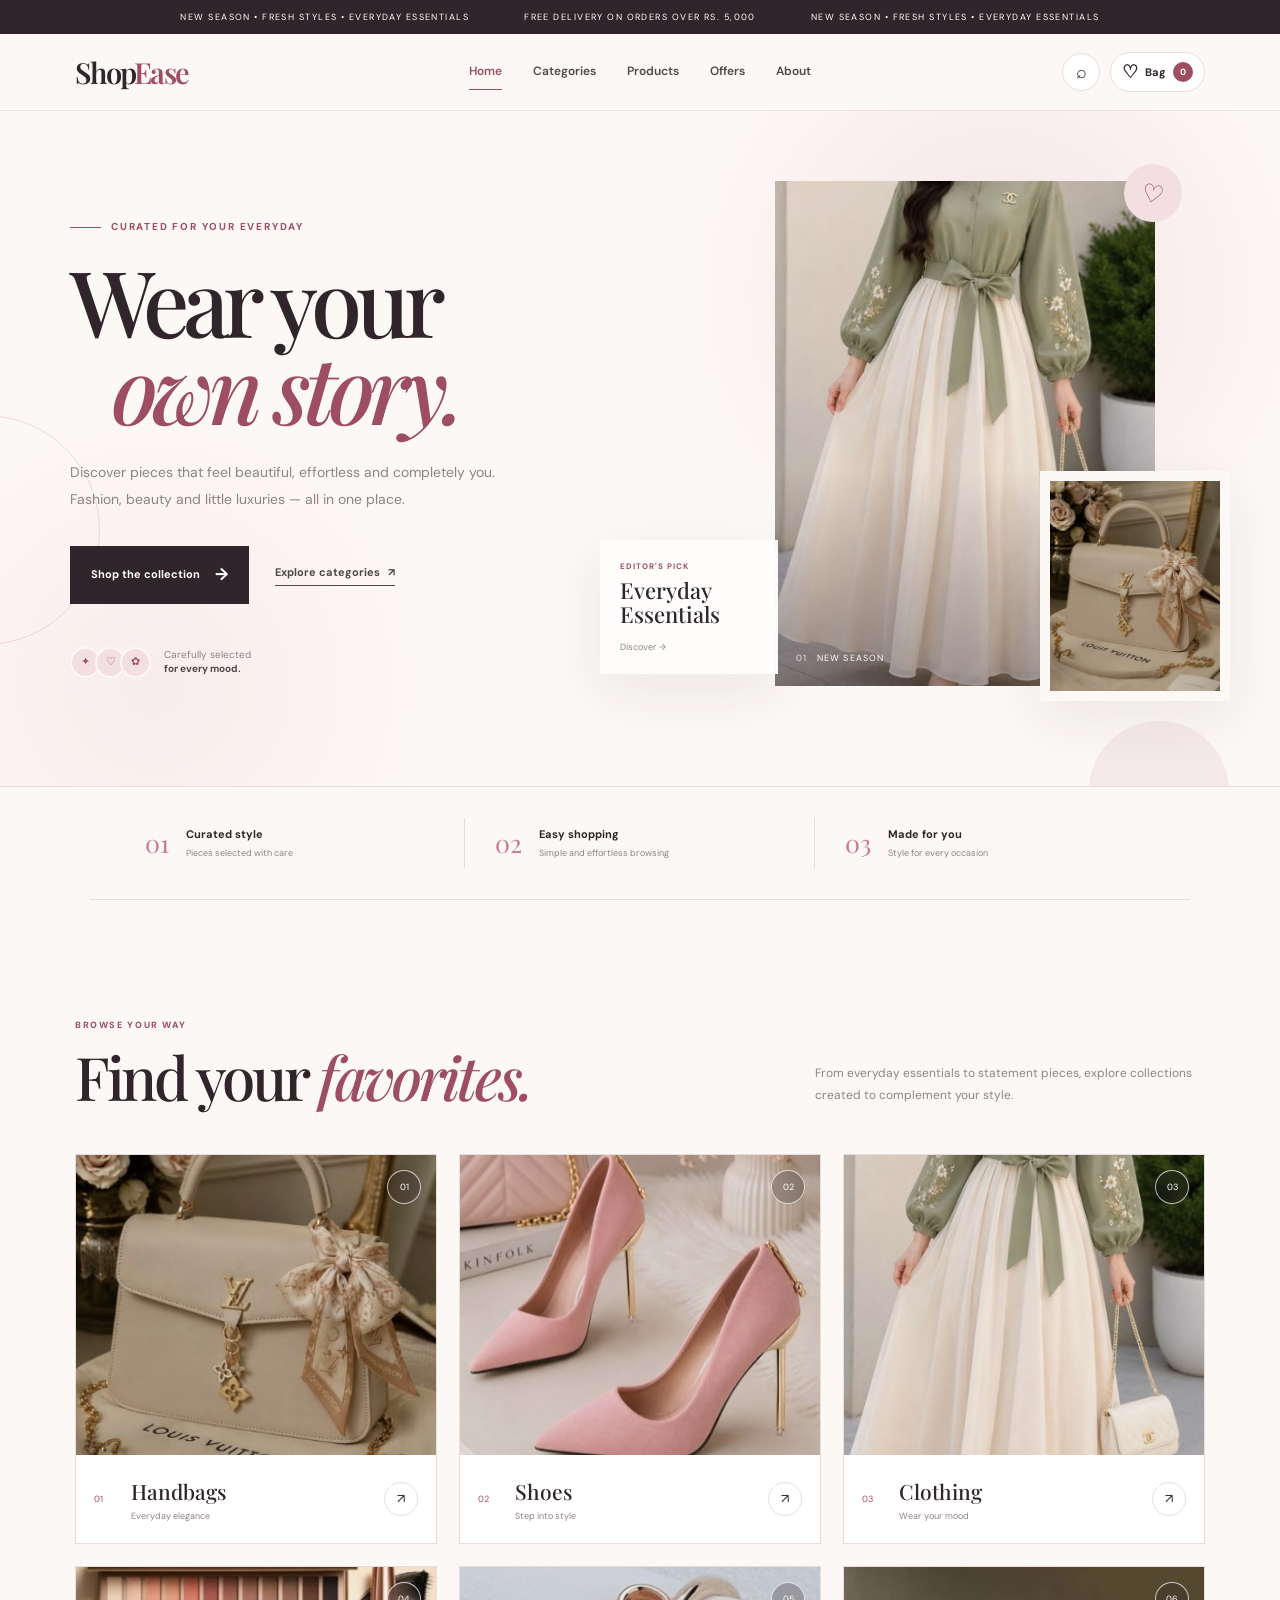
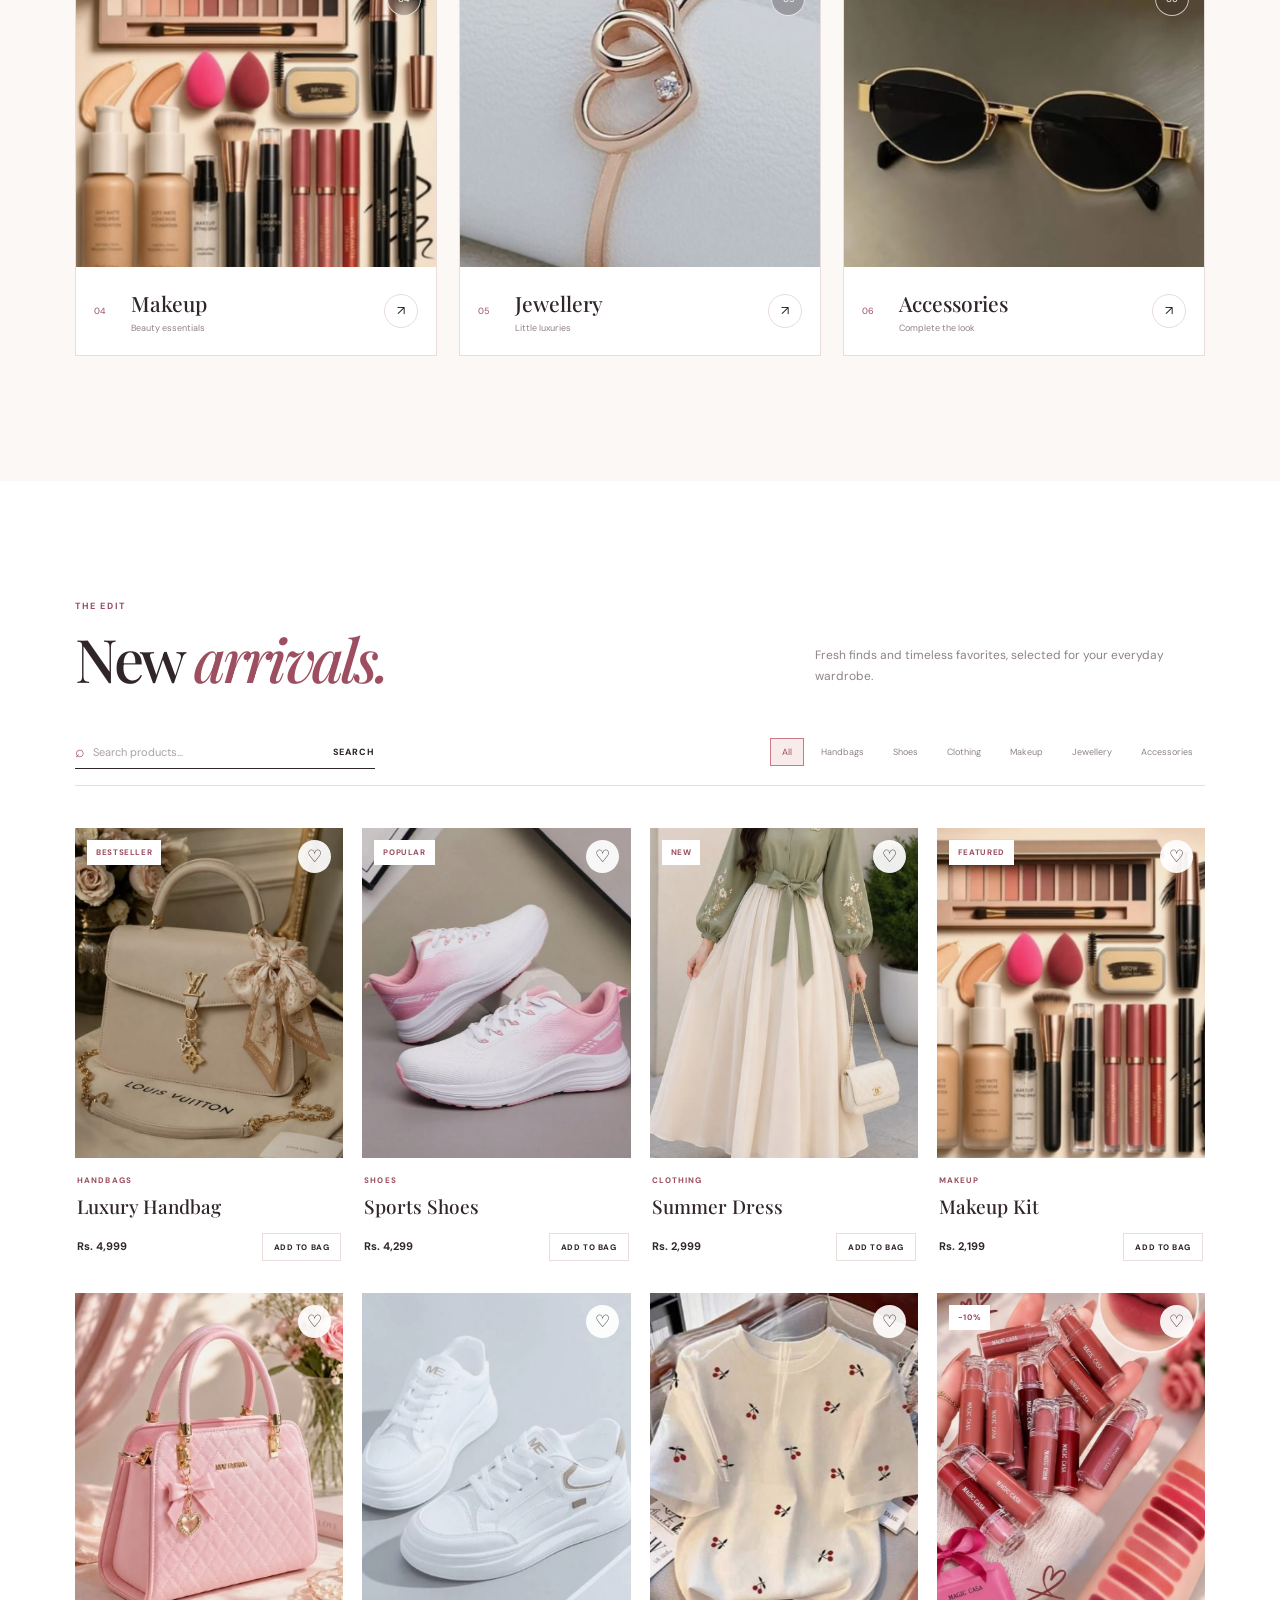
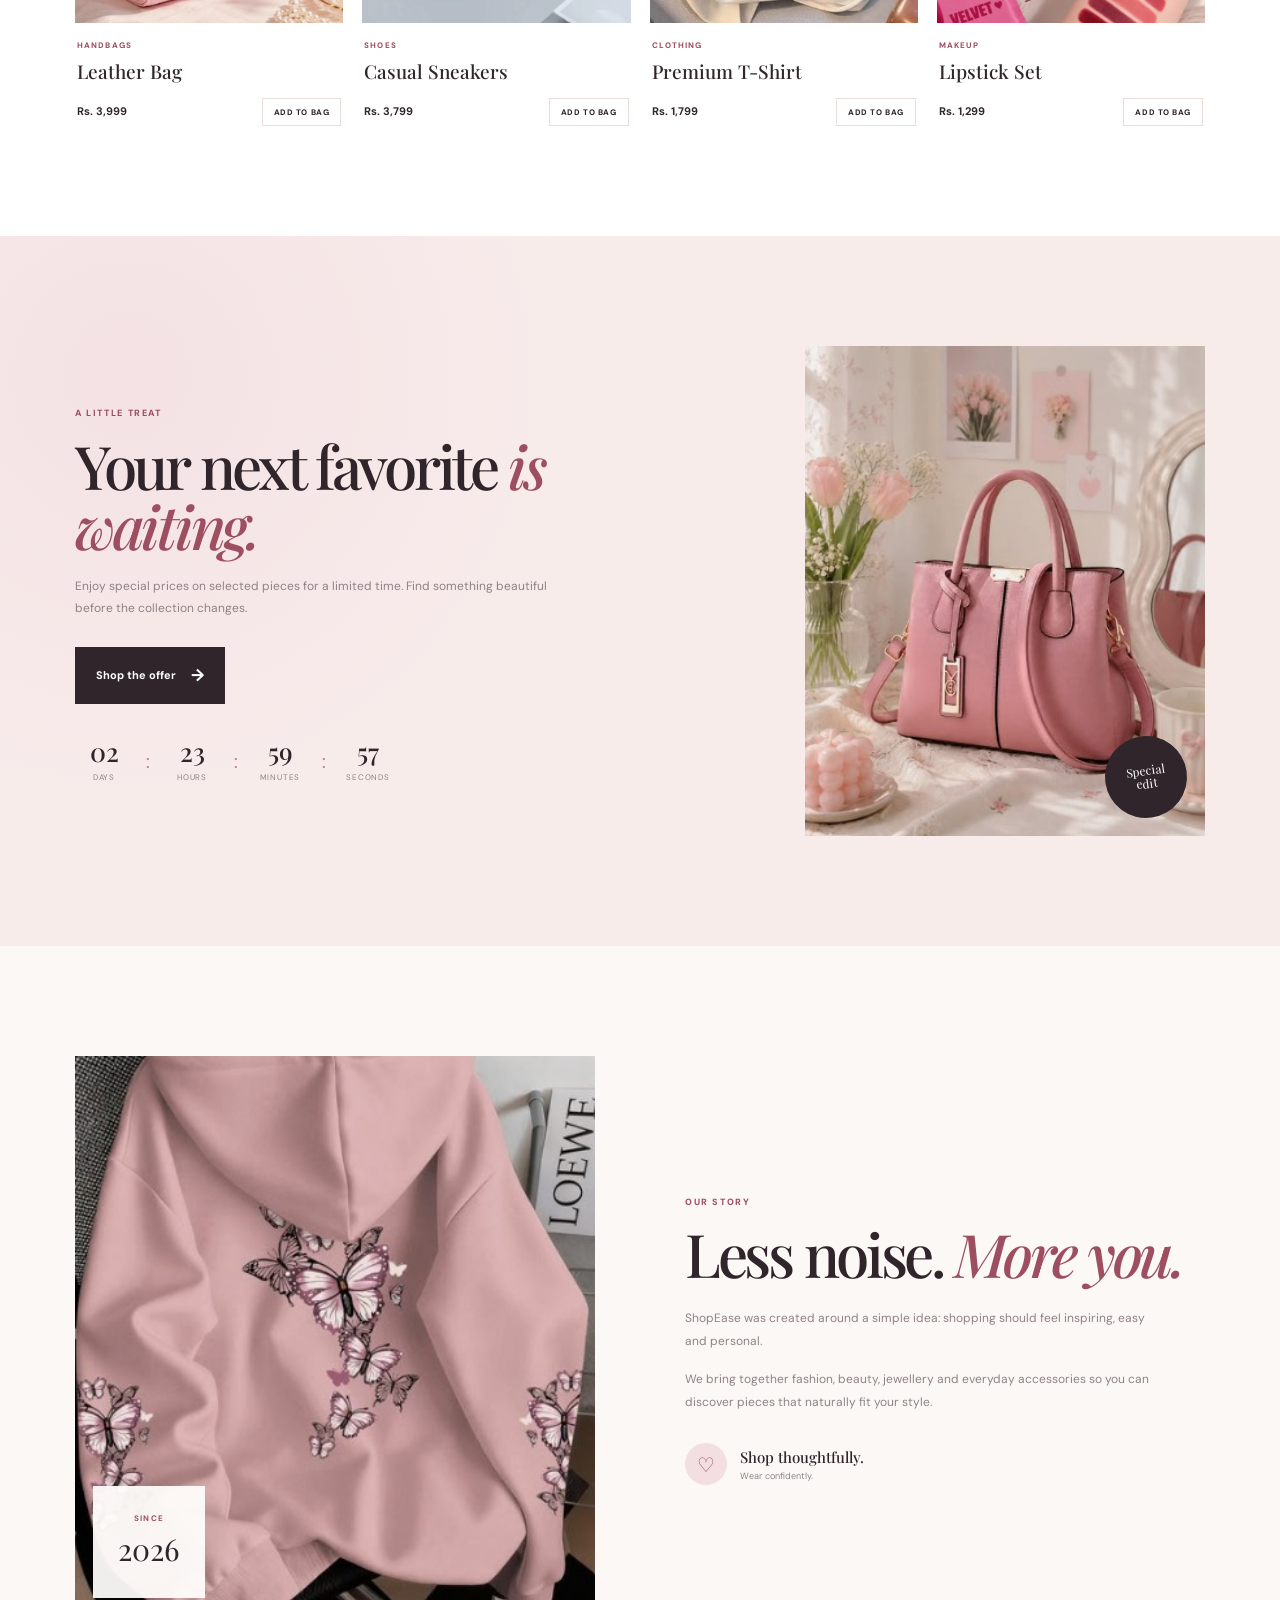
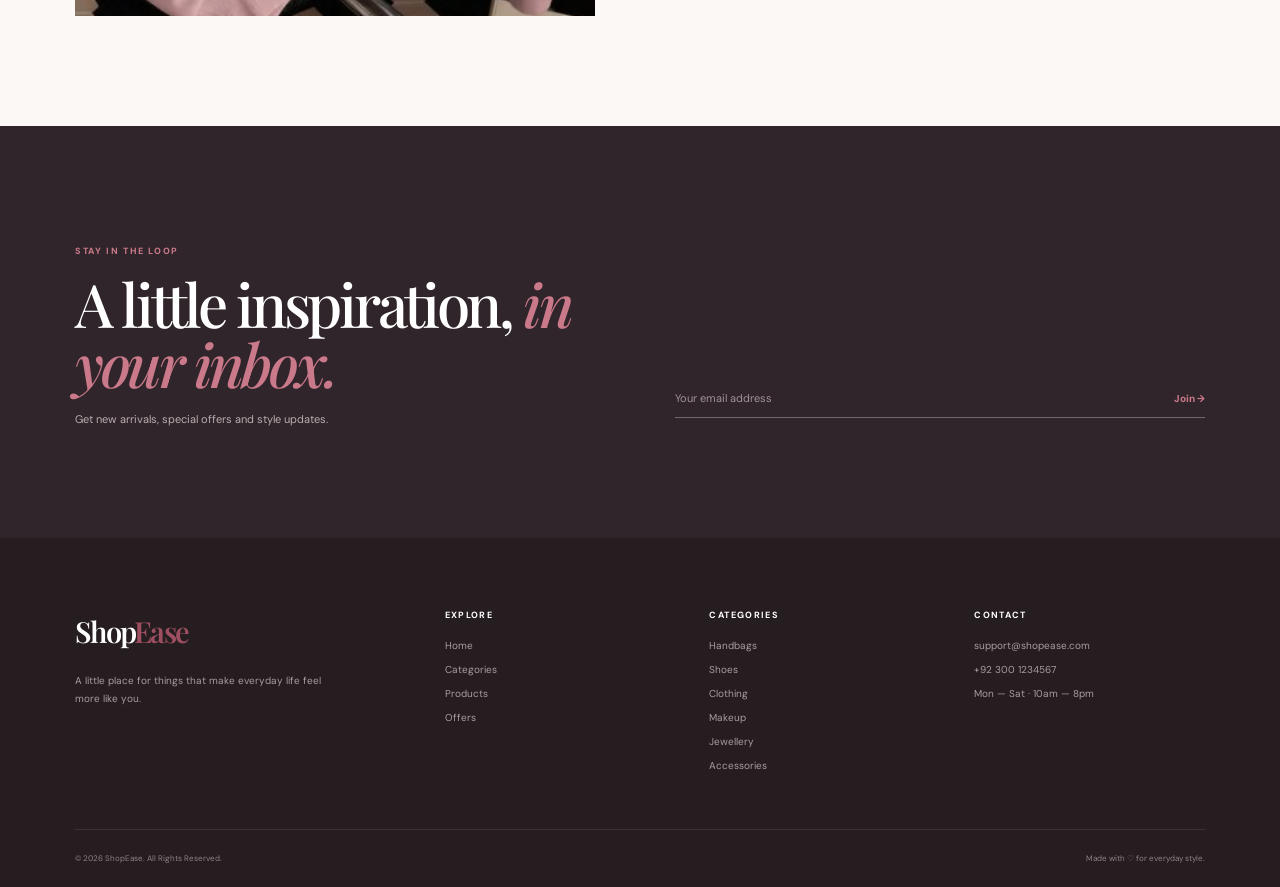
<file: index.html>
<!DOCTYPE html>
<html lang="en">
<head>
    <meta charset="UTF-8">
    <meta name="viewport" content="width=device-width, initial-scale=1.0">

    <title>ShopEase | Discover Your Everyday Style</title>
    <meta name="description" content="ShopEase is a modern fashion and lifestyle store for clothing, shoes, handbags, jewellery, makeup and accessories.">

    <link rel="preconnect" href="https://fonts.googleapis.com">
    <link rel="preconnect" href="https://fonts.gstatic.com" crossorigin>
    <link href="https://fonts.googleapis.com/css2?family=DM+Sans:wght@400;500;600;700&family=Playfair+Display:ital,wght@0,500;0,600;0,700;1,500;1,600;1,700&display=swap" rel="stylesheet">

    <link rel="stylesheet" href="style.css">
</head>

<body>

<!-- ================= ANNOUNCEMENT ================= -->
<div class="announcement-bar">
    <div class="announcement-track">
        <span>NEW SEASON • FRESH STYLES • EVERYDAY ESSENTIALS</span>
        <span>FREE DELIVERY ON ORDERS OVER RS. 5,000</span>
        <span>NEW SEASON • FRESH STYLES • EVERYDAY ESSENTIALS</span>
    </div>
</div>

<!-- ================= NAVBAR ================= -->
<header class="navbar" id="navbar">
    <div class="nav-container">

        <a href="#home" class="logo" aria-label="ShopEase Home">
            Shop<span>Ease</span>
        </a>

        <nav class="nav-links" aria-label="Main navigation">
            <a href="#home" class="active">Home</a>
            <a href="#categories">Categories</a>
            <a href="#products">Products</a>
            <a href="#offers">Offers</a>
            <a href="#about">About</a>
        </nav>

        <div class="nav-actions">
            <button class="nav-search-btn" id="searchToggle" type="button" aria-label="Open search">⌕</button>

            <button class="cart-button" id="cartButton" type="button" aria-label="Open shopping bag">
                <span class="bag-icon">♡</span>
                <span class="bag-text">Bag</span>
                <span class="cart-count" id="cart-count">0</span>
            </button>

            <button class="menu-button" id="menuButton" type="button" aria-label="Open menu">☰</button>
        </div>

    </div>

    <div class="mobile-menu" id="mobileMenu">
        <a href="#home">Home</a>
        <a href="#categories">Categories</a>
        <a href="#products">Products</a>
        <a href="#offers">Offers</a>
        <a href="#about">About</a>
    </div>
</header>

<!-- ================= SEARCH OVERLAY ================= -->
<div class="search-panel" id="searchPanel">
    <div class="search-panel-inner">
        <span>Search</span>
        <input id="globalSearch" type="text" placeholder="Try shoes, handbag, makeup..." autocomplete="off">
        <button id="closeSearch" type="button" aria-label="Close search">×</button>
    </div>
</div>

<main>

<!-- ================= HERO ================= -->
<section class="hero" id="home">

    <div class="hero-bg-shape shape-one"></div>
    <div class="hero-bg-shape shape-two"></div>

    <div class="hero-container">

        <div class="hero-content">

            <div class="eyebrow">
                <span></span>
                Curated for your everyday
            </div>

            <h1>
                Wear your
                <em>own story.</em>
            </h1>

            <p class="hero-description">
                Discover pieces that feel beautiful, effortless and completely you.
                Fashion, beauty and little luxuries — all in one place.
            </p>

            <div class="hero-actions">
                <a href="#products" class="primary-button">
                    Shop the collection
                    <span>→</span>
                </a>

                <a href="#categories" class="text-button">
                    Explore categories
                    <span>↗</span>
                </a>
            </div>

            <div class="hero-note">
                <div class="mini-icons">
                    <span>✦</span>
                    <span>♡</span>
                    <span>✿</span>
                </div>
                <p>
                    Carefully selected
                    <strong>for every mood.</strong>
                </p>
            </div>

        </div>

        <div class="hero-visual">

            <div class="hero-main-image">
                <img src="images/clothing1.jpg" alt="Featured clothing collection" loading="eager">
                <div class="hero-image-overlay"></div>

                <div class="hero-image-label">
                    <span>01</span>
                    New season
                </div>
            </div>

            <div class="hero-small-image">
                <img src="images/handbag1.jpg" alt="Featured handbag" loading="lazy">
            </div>

            <div class="floating-card">
                <span class="floating-label">Editor's pick</span>
                <strong>Everyday<br>Essentials</strong>
                <small>Discover →</small>
            </div>

            <div class="floating-circle">♡</div>

        </div>

    </div>
</section>

<!-- ================= FEATURE STRIP ================= -->
<section class="feature-strip">

    <div class="feature-item">
        <span class="feature-number">01</span>
        <div>
            <h3>Curated style</h3>
            <p>Pieces selected with care</p>
        </div>
    </div>

    <div class="feature-item">
        <span class="feature-number">02</span>
        <div>
            <h3>Easy shopping</h3>
            <p>Simple and effortless browsing</p>
        </div>
    </div>

    <div class="feature-item">
        <span class="feature-number">03</span>
        <div>
            <h3>Made for you</h3>
            <p>Style for every occasion</p>
        </div>
    </div>

</section>

<!-- ================= CATEGORIES ================= -->
<section class="categories-section section" id="categories">

    <div class="section-heading">
        <div>
            <span class="section-label">Browse your way</span>
            <h2>
                Find your
                <em>favorites.</em>
            </h2>
        </div>

        <p>
            From everyday essentials to statement pieces,
            explore collections created to complement your style.
        </p>
    </div>

    <div class="category-grid">

        <a href="pages/handbags.html" class="category-card category-large">
            <div class="category-image">
                <img src="images/handbag1.jpg" alt="Handbags" loading="lazy">
                <span class="image-number">01</span>
            </div>
            <div class="category-info">
                <span>01</span>
                <div>
                    <h3>Handbags</h3>
                    <p>Everyday elegance</p>
                </div>
                <b>↗</b>
            </div>
        </a>

        <a href="pages/shoes.html" class="category-card">
            <div class="category-image">
                <img src="images/shoe1.jpg" alt="Shoes" loading="lazy">
                <span class="image-number">02</span>
            </div>
            <div class="category-info">
                <span>02</span>
                <div>
                    <h3>Shoes</h3>
                    <p>Step into style</p>
                </div>
                <b>↗</b>
            </div>
        </a>

        <a href="pages/clothing.html" class="category-card">
            <div class="category-image">
                <img src="images/clothing1.jpg" alt="Clothing" loading="lazy">
                <span class="image-number">03</span>
            </div>
            <div class="category-info">
                <span>03</span>
                <div>
                    <h3>Clothing</h3>
                    <p>Wear your mood</p>
                </div>
                <b>↗</b>
            </div>
        </a>

        <a href="pages/makeup.html" class="category-card">
            <div class="category-image">
                <img src="images/makeup1.jpg" alt="Makeup" loading="lazy">
                <span class="image-number">04</span>
            </div>
            <div class="category-info">
                <span>04</span>
                <div>
                    <h3>Makeup</h3>
                    <p>Beauty essentials</p>
                </div>
                <b>↗</b>
            </div>
        </a>

        <a href="pages/jewellery.html" class="category-card">
            <div class="category-image">
                <img src="images/jewellery1.jpg" alt="Jewellery" loading="lazy">
                <span class="image-number">05</span>
            </div>
            <div class="category-info">
                <span>05</span>
                <div>
                    <h3>Jewellery</h3>
                    <p>Little luxuries</p>
                </div>
                <b>↗</b>
            </div>
        </a>

        <a href="pages/accessories.html" class="category-card">
            <div class="category-image">
                <img src="images/accessory1.jpg" alt="Accessories" loading="lazy">
                <span class="image-number">06</span>
            </div>
            <div class="category-info">
                <span>06</span>
                <div>
                    <h3>Accessories</h3>
                    <p>Complete the look</p>
                </div>
                <b>↗</b>
            </div>
        </a>

    </div>
</section>

<!-- ================= PRODUCTS ================= -->
<section class="products-section section" id="products">

    <div class="products-top">
        <div>
            <span class="section-label">The edit</span>
            <h2>
                New
                <em>arrivals.</em>
            </h2>
        </div>

        <p>
            Fresh finds and timeless favorites,
            selected for your everyday wardrobe.
        </p>
    </div>

    <div class="shop-controls">

        <div class="search-box">
            <span>⌕</span>
            <input id="searchInput" type="text" placeholder="Search products..." autocomplete="off">
            <button id="searchBtn" type="button">Search</button>
        </div>

        <div class="filter-buttons">
            <button class="filter-btn active" data-filter="all" type="button">All</button>
            <button class="filter-btn" data-filter="handbags" type="button">Handbags</button>
            <button class="filter-btn" data-filter="shoes" type="button">Shoes</button>
            <button class="filter-btn" data-filter="clothing" type="button">Clothing</button>
            <button class="filter-btn" data-filter="makeup" type="button">Makeup</button>
            <button class="filter-btn" data-filter="jewellery" type="button">Jewellery</button>
            <button class="filter-btn" data-filter="accessories" type="button">Accessories</button>
        </div>

    </div>

    <div class="product-grid">

        <article class="product-card" data-category="handbags" data-name="Luxury Handbag">
            <div class="product-image">
                <img src="images/handbag1.jpg" alt="Luxury Handbag" loading="lazy">
                <span class="product-badge">Bestseller</span>
                <button class="quick-view" type="button" aria-label="Add Luxury Handbag to favorites">♡</button>
            </div>
            <div class="product-info">
                <div class="product-category">Handbags</div>
                <h3>Luxury Handbag</h3>
                <div class="product-bottom">
                    <span class="product-price">Rs. 4,999</span>
                    <button class="cart-btn" type="button" data-name="Luxury Handbag" data-price="4999" data-image="images/handbag1.jpg">Add to bag</button>
                </div>
            </div>
        </article>

        <article class="product-card" data-category="shoes" data-name="Sports Shoes">
            <div class="product-image">
                <img src="images/shoe2.jpg" alt="Sports Shoes" loading="lazy">
                <span class="product-badge">Popular</span>
                <button class="quick-view" type="button" aria-label="Add Sports Shoes to favorites">♡</button>
            </div>
            <div class="product-info">
                <div class="product-category">Shoes</div>
                <h3>Sports Shoes</h3>
                <div class="product-bottom">
                    <span class="product-price">Rs. 4,299</span>
                    <button class="cart-btn" type="button" data-name="Sports Shoes" data-price="4299" data-image="images/shoe2.jpg">Add to bag</button>
                </div>
            </div>
        </article>

        <article class="product-card" data-category="clothing" data-name="Summer Dress">
            <div class="product-image">
                <img src="images/clothing1.jpg" alt="Summer Dress" loading="lazy">
                <span class="product-badge">New</span>
                <button class="quick-view" type="button" aria-label="Add Summer Dress to favorites">♡</button>
            </div>
            <div class="product-info">
                <div class="product-category">Clothing</div>
                <h3>Summer Dress</h3>
                <div class="product-bottom">
                    <span class="product-price">Rs. 2,999</span>
                    <button class="cart-btn" type="button" data-name="Summer Dress" data-price="2999" data-image="images/clothing1.jpg">Add to bag</button>
                </div>
            </div>
        </article>

        <article class="product-card" data-category="makeup" data-name="Makeup Kit">
            <div class="product-image">
                <img src="images/makeup1.jpg" alt="Makeup Kit" loading="lazy">
                <span class="product-badge">Featured</span>
                <button class="quick-view" type="button" aria-label="Add Makeup Kit to favorites">♡</button>
            </div>
            <div class="product-info">
                <div class="product-category">Makeup</div>
                <h3>Makeup Kit</h3>
                <div class="product-bottom">
                    <span class="product-price">Rs. 2,199</span>
                    <button class="cart-btn" type="button" data-name="Makeup Kit" data-price="2199" data-image="images/makeup1.jpg">Add to bag</button>
                </div>
            </div>
        </article>

        <article class="product-card" data-category="handbags" data-name="Leather Bag">
            <div class="product-image">
                <img src="images/handbag2.jpg" alt="Leather Bag" loading="lazy">
                <button class="quick-view" type="button" aria-label="Add Leather Bag to favorites">♡</button>
            </div>
            <div class="product-info">
                <div class="product-category">Handbags</div>
                <h3>Leather Bag</h3>
                <div class="product-bottom">
                    <span class="product-price">Rs. 3,999</span>
                    <button class="cart-btn" type="button" data-name="Leather Bag" data-price="3999" data-image="images/handbag2.jpg">Add to bag</button>
                </div>
            </div>
        </article>

        <article class="product-card" data-category="shoes" data-name="Casual Sneakers">
            <div class="product-image">
                <img src="images/shoe3.jpg" alt="Casual Sneakers" loading="lazy">
                <button class="quick-view" type="button" aria-label="Add Casual Sneakers to favorites">♡</button>
            </div>
            <div class="product-info">
                <div class="product-category">Shoes</div>
                <h3>Casual Sneakers</h3>
                <div class="product-bottom">
                    <span class="product-price">Rs. 3,799</span>
                    <button class="cart-btn" type="button" data-name="Casual Sneakers" data-price="3799" data-image="images/shoe3.jpg">Add to bag</button>
                </div>
            </div>
        </article>

        <article class="product-card" data-category="clothing" data-name="Premium T-Shirt">
            <div class="product-image">
                <img src="images/clothing3.jpg" alt="Premium T-Shirt" loading="lazy">
                <button class="quick-view" type="button" aria-label="Add Premium T-Shirt to favorites">♡</button>
            </div>
            <div class="product-info">
                <div class="product-category">Clothing</div>
                <h3>Premium T-Shirt</h3>
                <div class="product-bottom">
                    <span class="product-price">Rs. 1,799</span>
                    <button class="cart-btn" type="button" data-name="Premium T-Shirt" data-price="1799" data-image="images/clothing3.jpg">Add to bag</button>
                </div>
            </div>
        </article>

        <article class="product-card" data-category="makeup" data-name="Lipstick Set">
            <div class="product-image">
                <img src="images/makeup2.jpg" alt="Lipstick Set" loading="lazy">
                <span class="product-badge">-10%</span>
                <button class="quick-view" type="button" aria-label="Add Lipstick Set to favorites">♡</button>
            </div>
            <div class="product-info">
                <div class="product-category">Makeup</div>
                <h3>Lipstick Set</h3>
                <div class="product-bottom">
                    <span class="product-price">Rs. 1,299</span>
                    <button class="cart-btn" type="button" data-name="Lipstick Set" data-price="1299" data-image="images/makeup2.jpg">Add to bag</button>
                </div>
            </div>
        </article>

    </div>
</section>

<!-- ================= OFFER ================= -->
<section class="offer-section section" id="offers">

    <div class="offer-content">
        <span class="section-label">A little treat</span>

        <h2>
            Your next favorite
            <em>is waiting.</em>
        </h2>

        <p>
            Enjoy special prices on selected pieces for a limited time.
            Find something beautiful before the collection changes.
        </p>

        <a href="#products" class="primary-button">
            Shop the offer
            <span>→</span>
        </a>

        <div class="countdown">
            <div>
                <strong id="days">00</strong>
                <span>Days</span>
            </div>
            <i>:</i>
            <div>
                <strong id="hours">00</strong>
                <span>Hours</span>
            </div>
            <i>:</i>
            <div>
                <strong id="minutes">00</strong>
                <span>Minutes</span>
            </div>
            <i>:</i>
            <div>
                <strong id="seconds">00</strong>
                <span>Seconds</span>
            </div>
        </div>
    </div>

    <div class="offer-image">
        <img src="images/handbag5.jpg" alt="Special collection" loading="lazy"
             onerror="this.src='images/handbag1.jpg'">
        <div class="offer-sticker">Special<br>edit</div>
    </div>

</section>

<!-- ================= ABOUT ================= -->
<section class="about-section section" id="about">

    <div class="about-image">
        <img src="images/clothing2.jpg" alt="ShopEase fashion collection" loading="lazy">
        <div class="about-year">
            <strong>Since</strong>
            <span>2026</span>
        </div>
    </div>

    <div class="about-content">
        <span class="section-label">Our story</span>

        <h2>
            Less noise.
            <em>More you.</em>
        </h2>

        <p>
            ShopEase was created around a simple idea:
            shopping should feel inspiring, easy and personal.
        </p>

        <p>
            We bring together fashion, beauty, jewellery and
            everyday accessories so you can discover pieces
            that naturally fit your style.
        </p>

        <div class="about-signature">
            <span>♡</span>
            <div>
                <strong>Shop thoughtfully.</strong>
                <small>Wear confidently.</small>
            </div>
        </div>
    </div>

</section>

<!-- ================= NEWSLETTER ================= -->
<section class="newsletter-section section" id="newsletter">

    <div class="newsletter-inner">

        <div>
            <span class="section-label">Stay in the loop</span>
            <h2>
                A little inspiration,
                <em>in your inbox.</em>
            </h2>
            <p>Get new arrivals, special offers and style updates.</p>
        </div>

        <form id="newsletterForm" class="newsletter-form">

            <div class="newsletter-input">
                <input id="newsletterEmail" type="email" placeholder="Your email address" required>
                <button type="submit">Join →</button>
            </div>

            <small id="newsletterMessage"></small>

        </form>

    </div>
</section>

</main>

<!-- ================= FOOTER ================= -->
<footer id="contact">

    <div class="footer-grid">

        <div class="footer-brand">
            <a href="#home" class="footer-logo">Shop<span>Ease</span></a>
            <p>
                A little place for things that make
                everyday life feel more like you.
            </p>
        </div>

        <div class="footer-links">
            <h4>Explore</h4>
            <a href="#home">Home</a>
            <a href="#categories">Categories</a>
            <a href="#products">Products</a>
            <a href="#offers">Offers</a>
        </div>

        <div class="footer-links">
            <h4>Categories</h4>
            <a href="pages/handbags.html">Handbags</a>
            <a href="pages/shoes.html">Shoes</a>
            <a href="pages/clothing.html">Clothing</a>
            <a href="pages/makeup.html">Makeup</a>
            <a href="pages/jewellery.html">Jewellery</a>
            <a href="pages/accessories.html">Accessories</a>
        </div>

        <div class="footer-contact">
            <h4>Contact</h4>
            <p>support@shopease.com</p>
            <p>+92 300 1234567</p>
            <p>Mon — Sat · 10am — 8pm</p>
        </div>

    </div>

    <div class="footer-bottom">
        <p>© 2026 ShopEase. All Rights Reserved.</p>
        <span>Made with ♡ for everyday style.</span>
    </div>

</footer>

<button class="back-to-top" id="backToTop" type="button" aria-label="Back to top">↑</button>

<script src="script.js"></script>

</body>
</html>
</file>
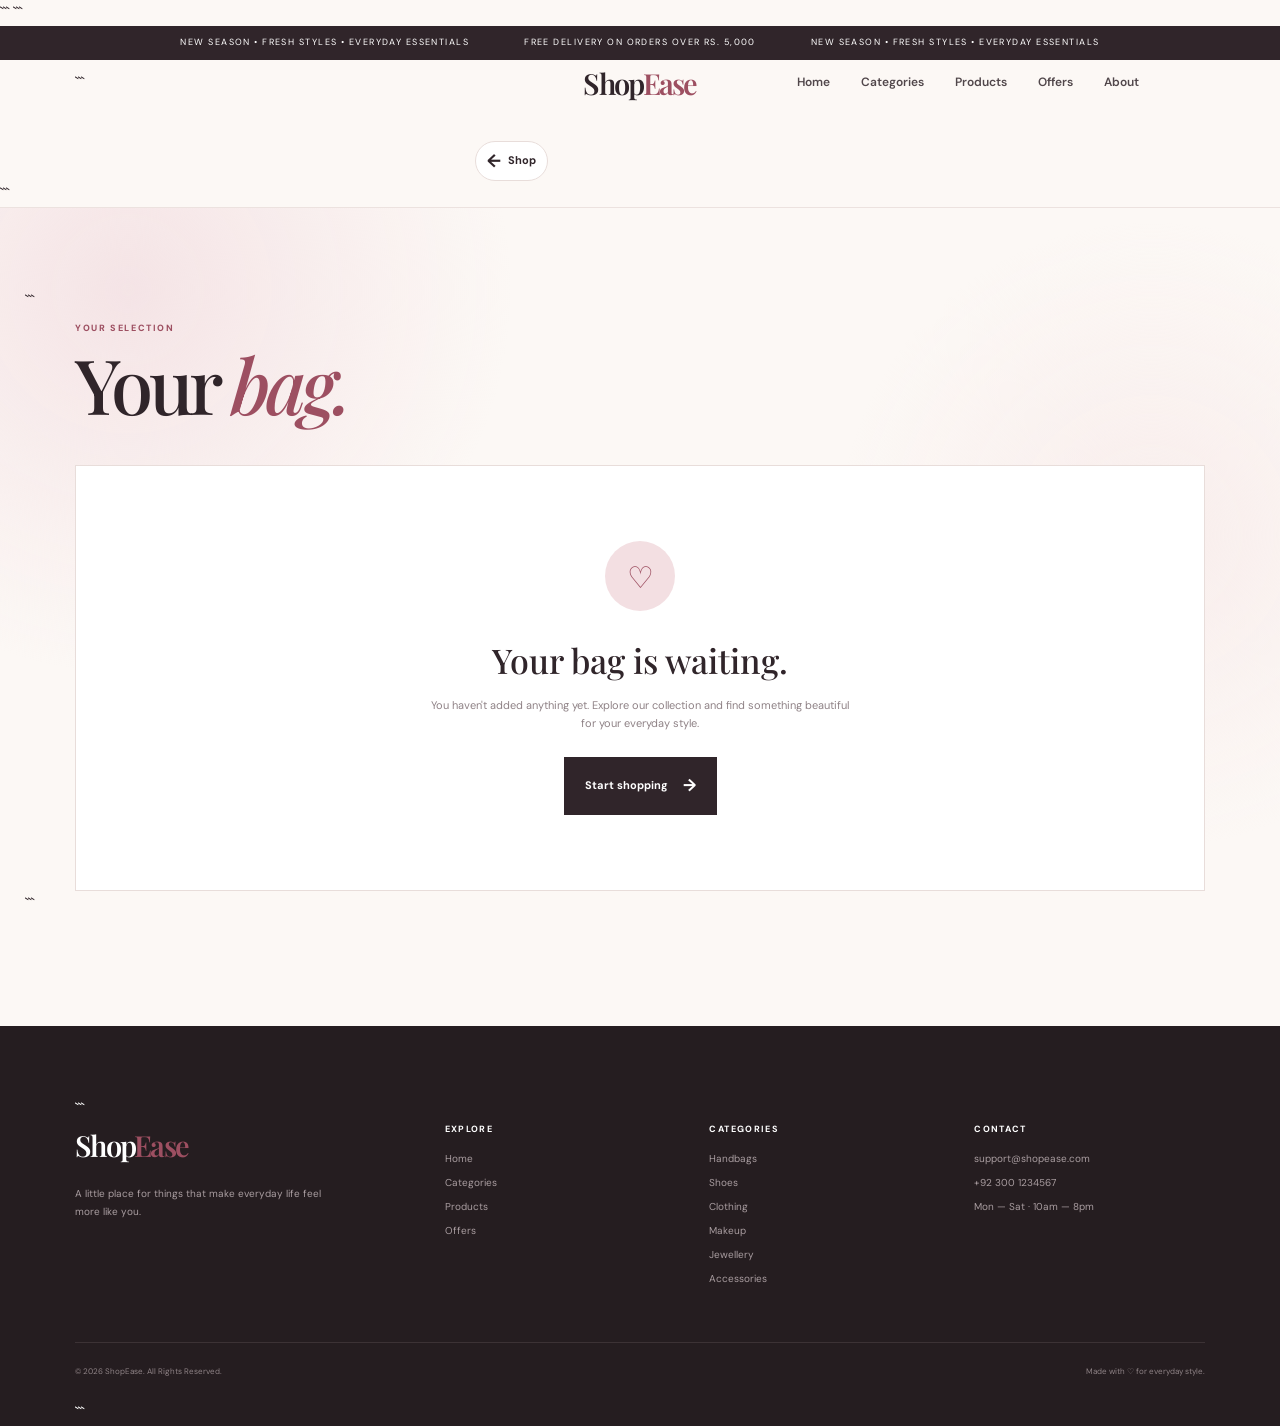
<file: cart.html>
<!DOCTYPE html>

<html lang="en">
<head>
    <meta charset="UTF-8">
    <meta name="viewport" content="width=device-width, initial-scale=1.0">

```
<title>ShopEase | Your Bag</title>
<meta name="description" content="Review your ShopEase shopping bag and continue to checkout.">

<link rel="preconnect" href="https://fonts.googleapis.com">
<link rel="preconnect" href="https://fonts.gstatic.com" crossorigin>
<link href="https://fonts.googleapis.com/css2?family=DM+Sans:wght@400;500;600;700&family=Playfair+Display:ital,wght@0,500;0,600;0,700;1,500;1,600;1,700&display=swap" rel="stylesheet">

<link rel="stylesheet" href="style.css">

<style>
    /* ================= CART PAGE ================= */

    .cart-page {
        min-height: calc(100vh - 110px);
        padding: 80px 25px 110px;
        background:
            radial-gradient(circle at 10% 10%, rgba(243,223,226,.8), transparent 28%),
            radial-gradient(circle at 90% 40%, rgba(248,236,235,.9), transparent 25%),
            var(--ivory);
    }

    .cart-container {
        max-width: 1130px;
        margin: auto;
    }

    .cart-heading {
        margin-bottom: 45px;
    }

    .cart-heading .section-label {
        margin-bottom: 12px;
    }

    .cart-heading h1 {
        font-family: var(--serif);
        font-size: clamp(48px, 7vw, 76px);
        line-height: .95;
        font-weight: 500;
        letter-spacing: -.06em;
    }

    .cart-heading h1 em {
        color: var(--rose-dark);
        font-style: italic;
    }

    .cart-layout {
        display: grid;
        grid-template-columns: 1fr 350px;
        gap: 45px;
        align-items: start;
    }

    .cart-items {
        display: flex;
        flex-direction: column;
        gap: 15px;
    }

    .cart-item {
        display: grid;
        grid-template-columns: 105px 1fr auto;
        gap: 20px;
        align-items: center;

        padding: 16px;
        background: var(--white);
        border: 1px solid var(--line);

        transition: .25s ease;
    }

    .cart-item:hover {
        box-shadow: var(--shadow);
    }

    .cart-item-image {
        width: 105px;
        height: 125px;
        overflow: hidden;
        background: var(--blush);
    }

    .cart-item-image img {
        width: 100%;
        height: 100%;
        object-fit: cover;
    }

    .cart-item-category {
        margin-bottom: 4px;
        color: var(--rose-dark);
        font-size: 8px;
        font-weight: 800;
        text-transform: uppercase;
        letter-spacing: .14em;
    }

    .cart-item-name {
        font-family: var(--serif);
        font-size: 21px;
        font-weight: 500;
    }

    .cart-item-price {
        margin-top: 7px;
        color: var(--plum);
        font-size: 11px;
        font-weight: 700;
    }

    .cart-item-actions {
        display: flex;
        align-items: center;
        gap: 15px;
        margin-top: 14px;
    }

    .quantity-control {
        display: flex;
        align-items: center;
        border: 1px solid var(--line);
    }

    .quantity-control button {
        width: 31px;
        height: 30px;
        border: none;
        background: var(--paper);
        color: var(--plum);
        font-size: 14px;
    }

    .quantity-control button:hover {
        background: var(--rose-soft);
        color: var(--rose-dark);
    }

    .quantity-number {
        min-width: 32px;
        text-align: center;
        font-size: 10px;
        font-weight: 700;
    }

    .remove-item {
        border: none;
        background: none;
        color: var(--muted);
        font-size: 9px;
        font-weight: 700;
        text-transform: uppercase;
        letter-spacing: .08em;
    }

    .remove-item:hover {
        color: var(--rose-dark);
    }

    .cart-item-total {
        min-width: 90px;
        text-align: right;
        font-size: 12px;
        font-weight: 700;
    }

    /* ================= SUMMARY ================= */

    .cart-summary {
        position: sticky;
        top: 105px;
        padding: 27px;
        background: var(--white);
        border: 1px solid var(--line);
        box-shadow: var(--shadow);
    }

    .cart-summary h2 {
        margin-bottom: 25px;
        font-family: var(--serif);
        font-size: 29px;
        font-weight: 500;
    }

    .summary-row {
        display: flex;
        justify-content: space-between;
        gap: 20px;
        padding: 12px 0;
        border-bottom: 1px solid var(--line);
        color: var(--muted);
        font-size: 10px;
    }

    .summary-row strong {
        color: var(--plum);
    }

    .summary-total {
        display: flex;
        justify-content: space-between;
        margin-top: 20px;
        padding-top: 18px;
        border-top: 1px solid var(--plum);
    }

    .summary-total span {
        font-size: 10px;
        font-weight: 700;
        text-transform: uppercase;
        letter-spacing: .08em;
    }

    .summary-total strong {
        font-family: var(--serif);
        font-size: 24px;
        font-weight: 500;
    }

    .checkout-button {
        width: 100%;
        margin-top: 25px;
        padding: 15px;
        border: 1px solid var(--plum);
        background: var(--plum);
        color: #fff;
        font-size: 10px;
        font-weight: 800;
        text-transform: uppercase;
        letter-spacing: .1em;
        transition: .3s ease;
    }

    .checkout-button:hover {
        background: var(--rose-dark);
        border-color: var(--rose-dark);
        transform: translateY(-2px);
    }

    .continue-shopping {
        display: block;
        margin-top: 15px;
        padding: 12px;
        border: 1px solid var(--line);
        text-align: center;
        color: var(--plum);
        font-size: 9px;
        font-weight: 800;
        text-transform: uppercase;
        letter-spacing: .08em;
        transition: .25s ease;
    }

    .continue-shopping:hover {
        border-color: var(--rose);
        color: var(--rose-dark);
    }

    .free-delivery-note {
        margin-top: 20px;
        padding: 12px;
        background: var(--blush);
        color: var(--rose-dark);
        text-align: center;
        font-size: 9px;
        line-height: 1.5;
    }

    /* ================= EMPTY CART ================= */

    .empty-cart {
        padding: 75px 25px;
        background: var(--white);
        border: 1px solid var(--line);
        text-align: center;
    }

    .empty-icon {
        width: 70px;
        height: 70px;
        margin: 0 auto 22px;

        display: flex;
        align-items: center;
        justify-content: center;

        border-radius: 50%;
        background: var(--rose-soft);
        color: var(--rose-dark);

        font-family: var(--serif);
        font-size: 30px;
    }

    .empty-cart h2 {
        font-family: var(--serif);
        font-size: 34px;
        font-weight: 500;
    }

    .empty-cart p {
        max-width: 430px;
        margin: 10px auto 25px;
        color: var(--muted);
        font-size: 11px;
    }

    .empty-cart a {
        display: inline-flex;
    }

    /* ================= MOBILE ================= */

    @media (max-width: 800px) {
        .cart-layout {
            grid-template-columns: 1fr;
        }

        .cart-summary {
            position: static;
        }
    }

    @media (max-width: 600px) {
        .cart-page {
            padding: 60px 16px 80px;
        }

        .cart-heading {
            margin-bottom: 30px;
        }

        .cart-item {
            grid-template-columns: 78px 1fr;
            gap: 14px;
            padding: 12px;
        }

        .cart-item-image {
            width: 78px;
            height: 100px;
        }

        .cart-item-name {
            font-size: 17px;
        }

        .cart-item-total {
            grid-column: 2;
            min-width: auto;
            text-align: left;
        }

        .cart-item-actions {
            flex-wrap: wrap;
            gap: 10px;
        }

        .cart-summary {
            padding: 22px;
        }
    }
</style>
```

</head>

<body>

<!-- ================= ANNOUNCEMENT ================= -->

<div class="announcement-bar">
    <div class="announcement-track">
        <span>NEW SEASON • FRESH STYLES • EVERYDAY ESSENTIALS</span>
        <span>FREE DELIVERY ON ORDERS OVER RS. 5,000</span>
        <span>NEW SEASON • FRESH STYLES • EVERYDAY ESSENTIALS</span>
    </div>
</div>

<!-- ================= NAVBAR ================= -->

<header class="navbar">
    <div class="nav-container">

```
    <a href="index.html" class="logo" aria-label="ShopEase Home">
        Shop<span>Ease</span>
    </a>

    <nav class="nav-links" aria-label="Main navigation">
        <a href="index.html">Home</a>
        <a href="index.html#categories">Categories</a>
        <a href="index.html#products">Products</a>
        <a href="index.html#offers">Offers</a>
        <a href="index.html#about">About</a>
    </nav>

    <div class="nav-actions">

        <a href="index.html#products" class="cart-button" aria-label="Continue shopping">
            <span class="bag-icon">←</span>
            <span class="bag-text">Shop</span>
        </a>

    </div>

</div>
```

</header>

<!-- ================= CART ================= -->

<main class="cart-page">

```
<div class="cart-container">

    <div class="cart-heading">
        <span class="section-label">Your selection</span>

        <h1>
            Your
            <em>bag.</em>
        </h1>
    </div>

    <div id="cartContent"></div>

</div>
```

</main>

<!-- ================= FOOTER ================= -->

<footer>

```
<div class="footer-grid">

    <div class="footer-brand">
        <a href="index.html" class="footer-logo">
            Shop<span>Ease</span>
        </a>

        <p>
            A little place for things that make
            everyday life feel more like you.
        </p>
    </div>

    <div class="footer-links">
        <h4>Explore</h4>
        <a href="index.html">Home</a>
        <a href="index.html#categories">Categories</a>
        <a href="index.html#products">Products</a>
        <a href="index.html#offers">Offers</a>
    </div>

    <div class="footer-links">
        <h4>Categories</h4>
        <a href="pages/handbags.html">Handbags</a>
        <a href="pages/shoes.html">Shoes</a>
        <a href="pages/clothing.html">Clothing</a>
        <a href="pages/makeup.html">Makeup</a>
        <a href="pages/jewellery.html">Jewellery</a>
        <a href="pages/accessories.html">Accessories</a>
    </div>

    <div class="footer-contact">
        <h4>Contact</h4>
        <p>support@shopease.com</p>
        <p>+92 300 1234567</p>
        <p>Mon — Sat · 10am — 8pm</p>
    </div>

</div>

<div class="footer-bottom">
    <p>© 2026 ShopEase. All Rights Reserved.</p>
    <span>Made with ♡ for everyday style.</span>
</div>
```

</footer>

<script>

document.addEventListener("DOMContentLoaded", () => {

    const CART_KEY = "shopEaseCart";

    function getCart() {
        try {
            const saved = JSON.parse(localStorage.getItem(CART_KEY));
            return Array.isArray(saved) ? saved : [];
        } catch {
            return [];
        }
    }

    function saveCart(cart) {
        localStorage.setItem(CART_KEY, JSON.stringify(cart));
    }

    function formatPrice(price) {
        return "Rs. " + Number(price).toLocaleString("en-PK");
    }

    function renderCart() {

        const cartContent =
            document.getElementById("cartContent");

        const cart = getCart();

        if (!cart.length) {

            cartContent.innerHTML = `
                <div class="empty-cart">

                    <div class="empty-icon">♡</div>

                    <h2>Your bag is waiting.</h2>

                    <p>
                        You haven't added anything yet.
                        Explore our collection and find something
                        beautiful for your everyday style.
                    </p>

                    <a href="index.html#products" class="primary-button">
                        Start shopping
                        <span>→</span>
                    </a>

                </div>
            `;

            return;
        }

        let subtotal = 0;

        cart.forEach(item => {
            subtotal +=
                Number(item.price) *
                (Number(item.quantity) || 1);
        });

        const delivery =
            subtotal >= 5000 ? 0 : 250;

        const total = subtotal + delivery;

        cartContent.innerHTML = `

            <div class="cart-layout">

                <div class="cart-items">

                    ${cart.map((item, index) => {

                        const quantity =
                            Number(item.quantity) || 1;

                        const itemTotal =
                            Number(item.price) * quantity;

                        return `

                            <article class="cart-item">

                                <div class="cart-item-image">
                                    <img
                                        src="${escapeHTML(item.image || "")}"
                                        alt="${escapeHTML(item.name)}"
                                        onerror="this.style.display='none'"
                                    >
                                </div>

                                <div>

                                    <div class="cart-item-category">
                                        ShopEase
                                    </div>

                                    <h2 class="cart-item-name">
                                        ${escapeHTML(item.name)}
                                    </h2>

                                    <div class="cart-item-price">
                                        ${formatPrice(item.price)}
                                    </div>

                                    <div class="cart-item-actions">

                                        <div class="quantity-control">

                                            <button
                                                type="button"
                                                class="quantity-minus"
                                                data-index="${index}"
                                            >
                                                −
                                            </button>

                                            <span class="quantity-number">
                                                ${quantity}
                                            </span>

                                            <button
                                                type="button"
                                                class="quantity-plus"
                                                data-index="${index}"
                                            >
                                                +
                                            </button>

                                        </div>

                                        <button
                                            type="button"
                                            class="remove-item"
                                            data-index="${index}"
                                        >
                                            Remove
                                        </button>

                                    </div>

                                </div>

                                <div class="cart-item-total">
                                    ${formatPrice(itemTotal)}
                                </div>

                            </article>

                        `;

                    }).join("")}

                </div>

                <aside class="cart-summary">

                    <h2>Order summary</h2>

                    <div class="summary-row">
                        <span>Subtotal</span>
                        <strong>${formatPrice(subtotal)}</strong>
                    </div>

                    <div class="summary-row">
                        <span>Delivery</span>
                        <strong>
                            ${delivery === 0
                                ? "FREE"
                                : formatPrice(delivery)}
                        </strong>
                    </div>

                    <div class="summary-total">
                        <span>Total</span>
                        <strong>${formatPrice(total)}</strong>
                    </div>

                    <button
                        type="button"
                        class="checkout-button"
                        id="checkoutButton"
                    >
                        Proceed to checkout →
                    </button>

                    <a
                        href="index.html#products"
                        class="continue-shopping"
                    >
                        ← Continue shopping
                    </a>

                    <div class="free-delivery-note">
                        ${
                            subtotal >= 5000
                            ? "♡ You've unlocked free delivery!"
                            : "Add " +
                              formatPrice(5000 - subtotal) +
                              " more for free delivery."
                        }
                    </div>

                </aside>

            </div>
        `;

        attachCartEvents();
    }

    function attachCartEvents() {

        document
            .querySelectorAll(".quantity-minus")
            .forEach(button => {

                button.addEventListener("click", () => {

                    const index =
                        Number(button.dataset.index);

                    const cart = getCart();

                    if (!cart[index]) return;

                    const quantity =
                        Number(cart[index].quantity) || 1;

                    if (quantity > 1) {
                        cart[index].quantity = quantity - 1;
                    }

                    saveCart(cart);
                    renderCart();

                });

            });

        document
            .querySelectorAll(".quantity-plus")
            .forEach(button => {

                button.addEventListener("click", () => {

                    const index =
                        Number(button.dataset.index);

                    const cart = getCart();

                    if (!cart[index]) return;

                    const quantity =
                        Number(cart[index].quantity) || 1;

                    cart[index].quantity = quantity + 1;

                    saveCart(cart);
                    renderCart();

                });

            });

        document
            .querySelectorAll(".remove-item")
            .forEach(button => {

                button.addEventListener("click", () => {

                    const index =
                        Number(button.dataset.index);

                    const cart = getCart();

                    if (!cart[index]) return;

                    cart.splice(index, 1);

                    saveCart(cart);
                    renderCart();

                });

            });

        const checkoutButton =
            document.getElementById("checkoutButton");

        if (checkoutButton) {

            checkoutButton.addEventListener("click", () => {

                alert(
                    "Checkout will be available soon. ♡"
                );

            });

        }

    }

    function escapeHTML(value) {

        return String(value)
            .replaceAll("&", "&amp;")
            .replaceAll("<", "&lt;")
            .replaceAll(">", "&gt;")
            .replaceAll('"', "&quot;")
            .replaceAll("'", "&#039;");

    }

    renderCart();

});

</script>

</body>
</html>
</file>
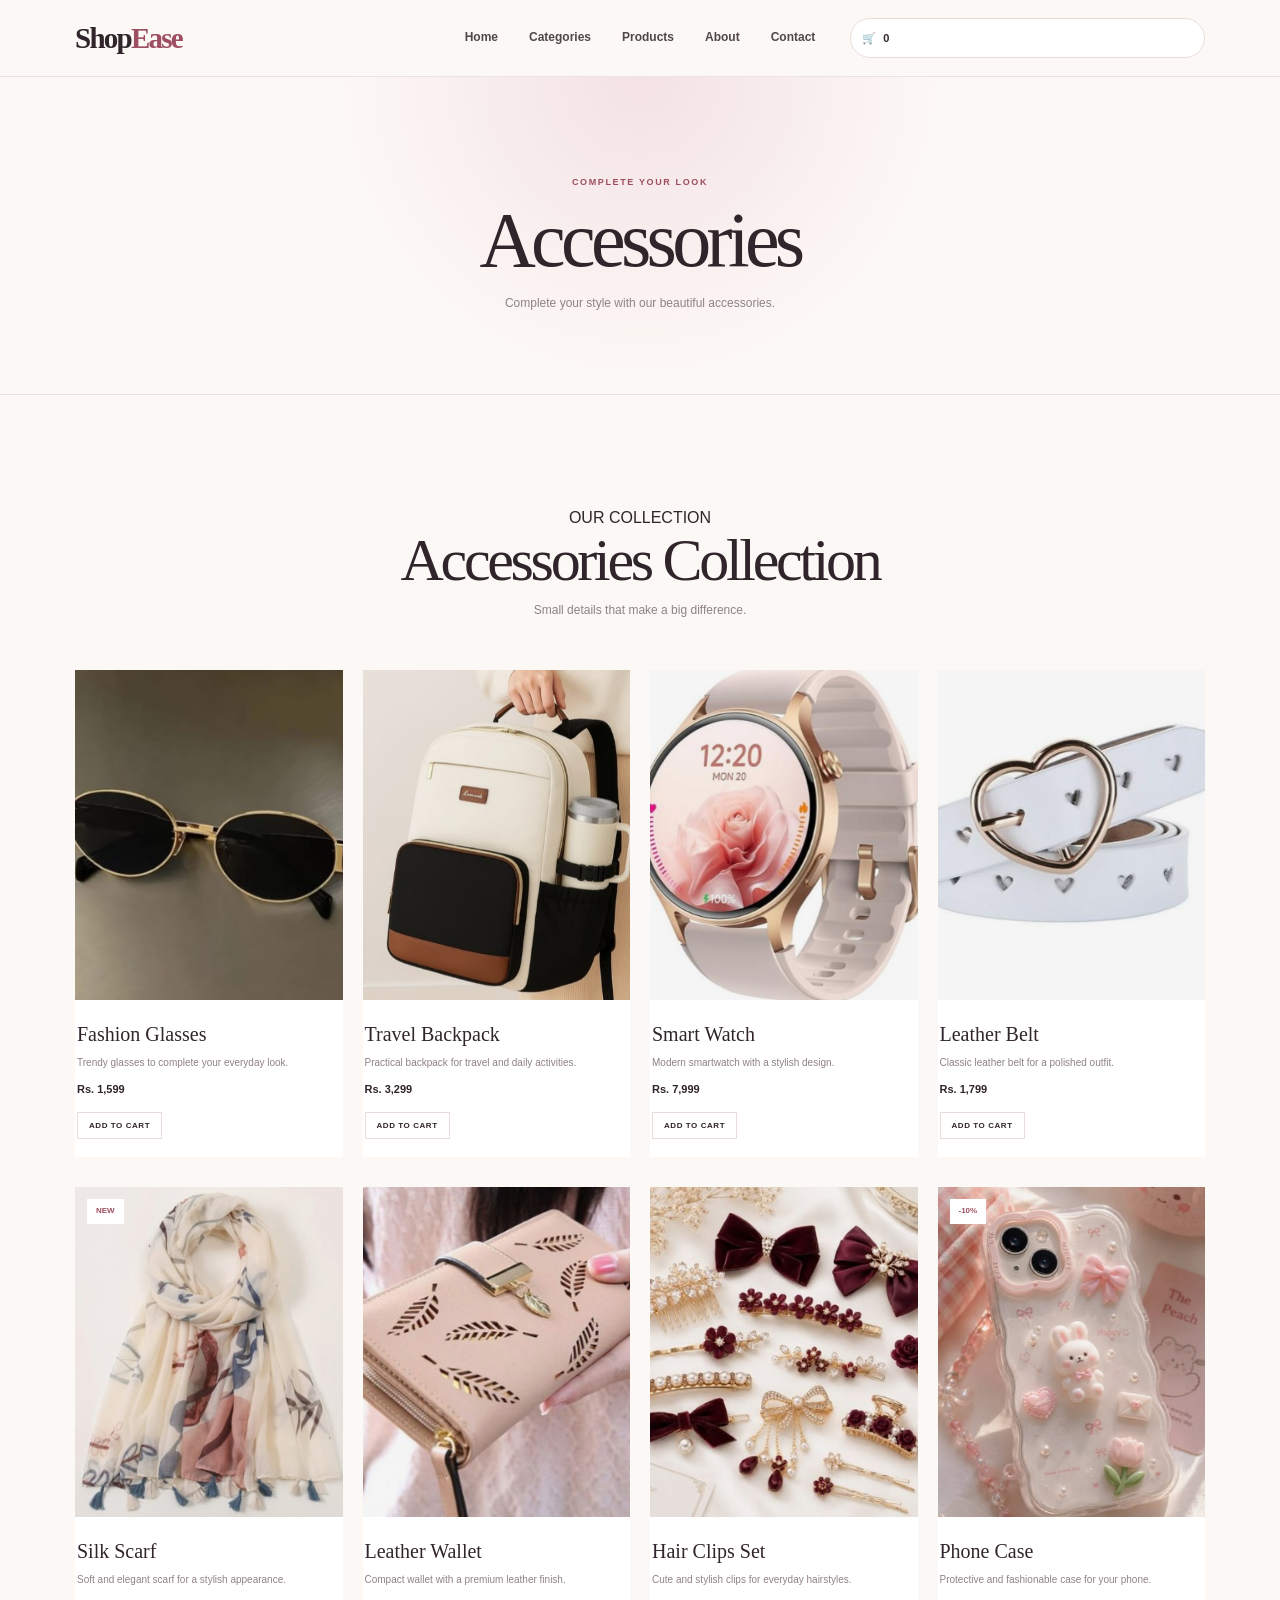
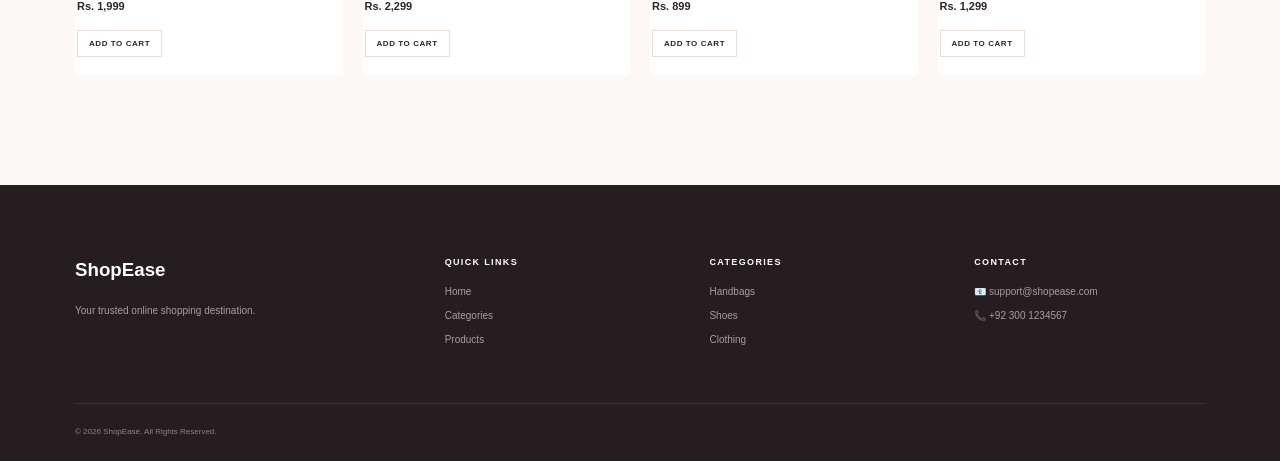
<file: pages/accessories.html>
<!DOCTYPE html>
<html lang="en">
<head>
    <meta charset="UTF-8">
    <meta name="viewport" content="width=device-width, initial-scale=1.0">
    <title>Accessories | ShopEase</title>

    <link rel="stylesheet" href="../style.css">

    <link rel="preconnect" href="https://fonts.googleapis.com">
    <link rel="preconnect" href="https://fonts.gstatic.com" crossorigin>
    <link href="https://fonts.googleapis.com/css2?family=Poppins:wght@300;400;500;600;700;800&display=swap" rel="stylesheet">
</head>

<body>

<header class="navbar">
    <div class="container nav-container">
        <a href="../index.html" class="logo">Shop<span>Ease</span></a>

        <nav class="nav-links">
            <a href="../index.html">Home</a>
            <a href="../index.html#categories">Categories</a>
            <a href="../index.html#products">Products</a>
            <a href="../index.html#about">About</a>
            <a href="../index.html#contact">Contact</a>
        </nav>

        <button class="cart-button" id="cartButton" type="button">
            🛒 <span id="cart-count">0</span>
        </button>
    </div>
</header>

<section class="category-hero">
    <div class="container">
        <span>COMPLETE YOUR LOOK</span>
        <h1>Accessories</h1>
        <p>Complete your style with our beautiful accessories.</p>
    </div>
</section>

<section class="products section">
    <div class="container">

        <div class="section-heading">
            <span>OUR COLLECTION</span>
            <h2>Accessories Collection</h2>
            <p>Small details that make a big difference.</p>
        </div>

        <div class="products-grid">

            <div class="card">
                <div class="card-image">
                    <img src="../images/accessory1.jpg" alt="Fashion Glasses">
                </div>
                <div class="card-content">
                    <h3>Fashion Glasses</h3>
                    <p class="description">Trendy glasses to complete your everyday look.</p>
                    <div class="price">Rs. 1,599</div>
                    <button class="cart-btn">Add to Cart</button>
                </div>
            </div>

            <div class="card">
                <div class="card-image">
                    <img src="../images/accessory2.jpg" alt="Travel Backpack">
                </div>
                <div class="card-content">
                    <h3>Travel Backpack</h3>
                    <p class="description">Practical backpack for travel and daily activities.</p>
                    <div class="price">Rs. 3,299</div>
                    <button class="cart-btn">Add to Cart</button>
                </div>
            </div>

            <div class="card">
                <div class="card-image">
                    <img src="../images/accessory3.jpg" alt="Smart Watch">
                </div>
                <div class="card-content">
                    <h3>Smart Watch</h3>
                    <p class="description">Modern smartwatch with a stylish design.</p>
                    <div class="price">Rs. 7,999</div>
                    <button class="cart-btn">Add to Cart</button>
                </div>
            </div>

            <div class="card">
                <div class="card-image">
                    <img src="../images/accessory4.jpg" alt="Leather Belt">
                </div>
                <div class="card-content">
                    <h3>Leather Belt</h3>
                    <p class="description">Classic leather belt for a polished outfit.</p>
                    <div class="price">Rs. 1,799</div>
                    <button class="cart-btn">Add to Cart</button>
                </div>
            </div>

            <div class="card">
                <div class="card-image">
                    <img src="../images/accessory5.jpg" alt="Silk Scarf">
                    <span class="hero-badge">New</span>
                </div>
                <div class="card-content">
                    <h3>Silk Scarf</h3>
                    <p class="description">Soft and elegant scarf for a stylish appearance.</p>
                    <div class="price">Rs. 1,999</div>
                    <button class="cart-btn">Add to Cart</button>
                </div>
            </div>

            <div class="card">
                <div class="card-image">
                    <img src="../images/accessory6.jpg" alt="Leather Wallet">
                </div>
                <div class="card-content">
                    <h3>Leather Wallet</h3>
                    <p class="description">Compact wallet with a premium leather finish.</p>
                    <div class="price">Rs. 2,299</div>
                    <button class="cart-btn">Add to Cart</button>
                </div>
            </div>

            <div class="card">
                <div class="card-image">
                    <img src="../images/accessory7.jpg" alt="Hair Clips Set">
                </div>
                <div class="card-content">
                    <h3>Hair Clips Set</h3>
                    <p class="description">Cute and stylish clips for everyday hairstyles.</p>
                    <div class="price">Rs. 899</div>
                    <button class="cart-btn">Add to Cart</button>
                </div>
            </div>

            <div class="card">
                <div class="card-image">
                    <img src="../images/accessory8.jpg" alt="Phone Case">
                    <span class="sale-badge">-10%</span>
                </div>
                <div class="card-content">
                    <h3>Phone Case</h3>
                    <p class="description">Protective and fashionable case for your phone.</p>
                    <div class="price">Rs. 1,299</div>
                    <button class="cart-btn">Add to Cart</button>
                </div>
            </div>

        </div>
    </div>
</section>

<footer id="contact">
    <div class="container footer-grid">
        <div class="footer-brand">
            <h3>Shop<span>Ease</span></h3>
            <p>Your trusted online shopping destination.</p>
        </div>

        <div class="footer-links">
            <h4>Quick Links</h4>
            <a href="../index.html">Home</a>
            <a href="../index.html#categories">Categories</a>
            <a href="../index.html#products">Products</a>
        </div>

        <div class="footer-links">
            <h4>Categories</h4>
            <a href="handbags.html">Handbags</a>
            <a href="shoes.html">Shoes</a>
            <a href="clothing.html">Clothing</a>
        </div>

        <div class="footer-contact">
            <h4>Contact</h4>
            <p>📧 support@shopease.com</p>
            <p>📞 +92 300 1234567</p>
        </div>
    </div>

    <div class="footer-bottom">
        <p>© 2026 ShopEase. All Rights Reserved.</p>
    </div>
</footer>

<script src="../script.js"></script>

</body>
</html>
</file>
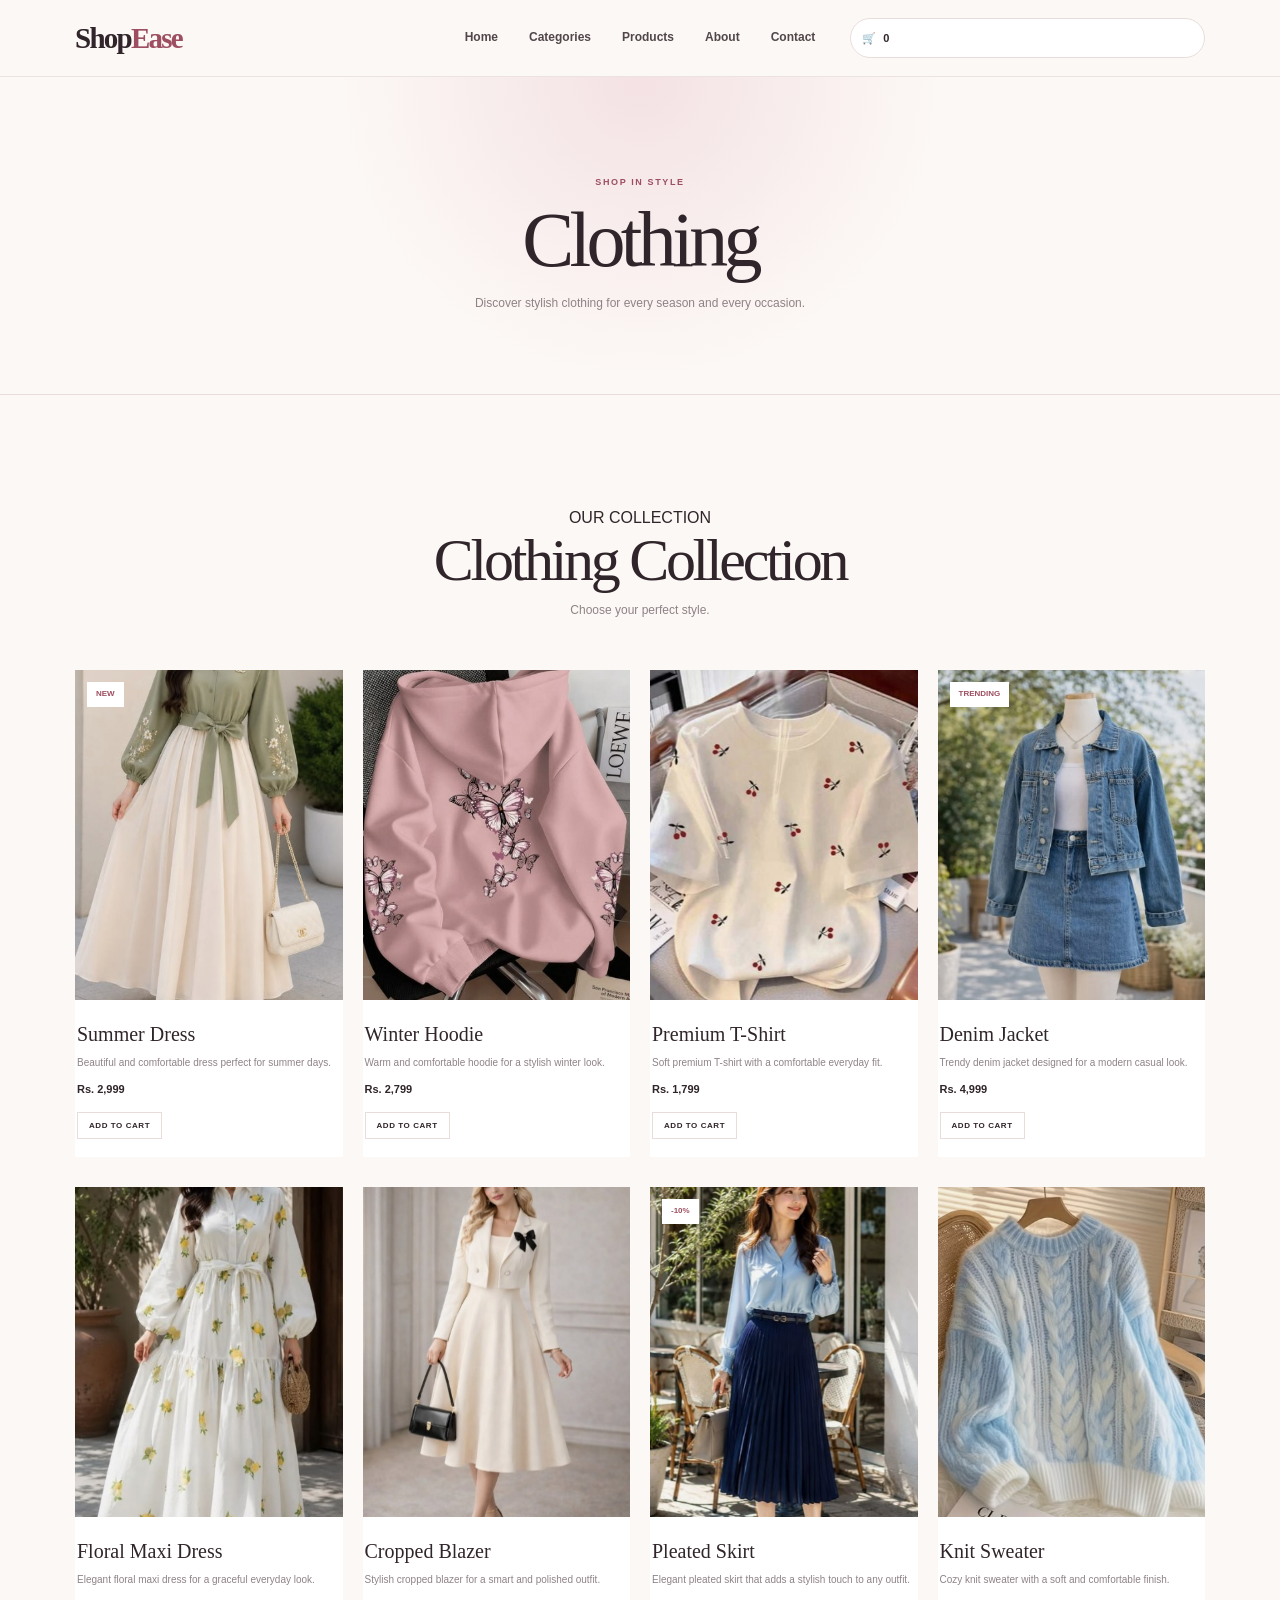
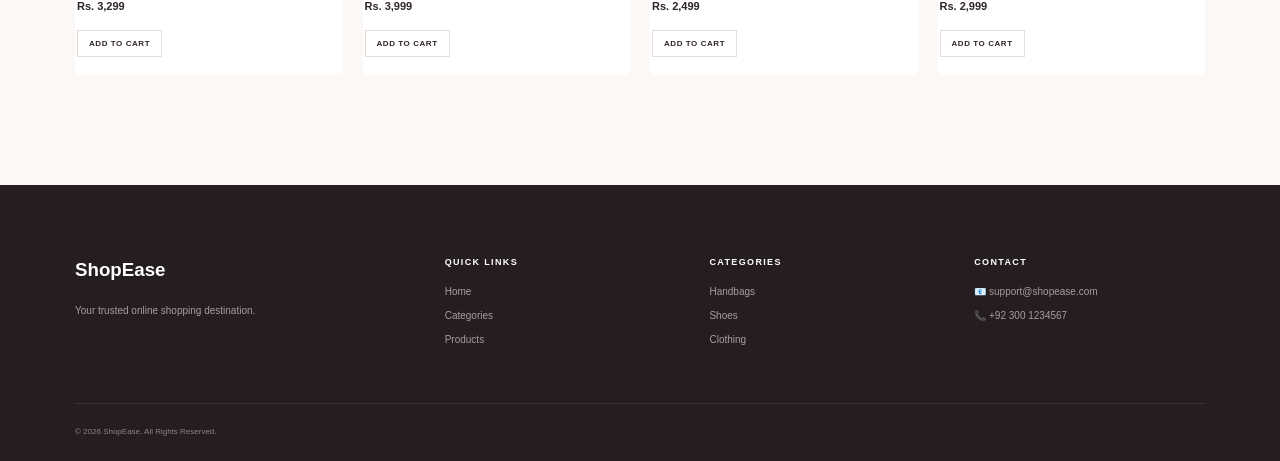
<file: pages/clothing.html>
<!DOCTYPE html>
<html lang="en">
<head>
    <meta charset="UTF-8">
    <meta name="viewport" content="width=device-width, initial-scale=1.0">

    <title>Clothing | ShopEase</title>

    <link rel="stylesheet" href="../style.css">
    <link rel="preconnect" href="https://fonts.googleapis.com">
    <link rel="preconnect" href="https://fonts.gstatic.com" crossorigin>

    <link
        href="https://fonts.googleapis.com/css2?family=Poppins:wght@300;400;500;600;700;800&display=swap"
        rel="stylesheet"
    >
</head>

<body>

<header class="navbar">
    <div class="container nav-container">

        <a href="../index.html" class="logo">
            Shop<span>Ease</span>
        </a>

        <nav class="nav-links">
            <a href="../index.html">Home</a>
            <a href="../index.html#categories">Categories</a>
            <a href="../index.html#products">Products</a>
            <a href="../index.html#about">About</a>
            <a href="../index.html#contact">Contact</a>
        </nav>

        <button class="cart-button" id="cartButton" type="button">
            🛒
            <span id="cart-count">0</span>
        </button>

    </div>
</header>


<!-- Category Hero -->
<section class="category-hero">

    <div class="container">

        <span>SHOP IN STYLE</span>

        <h1>Clothing</h1>

        <p>
            Discover stylish clothing for every season
            and every occasion.
        </p>

    </div>

</section>


<!-- Products -->
<section class="products section">

    <div class="container">

        <div class="section-heading">

            <span>OUR COLLECTION</span>

            <h2>Clothing Collection</h2>

            <p>Choose your perfect style.</p>

        </div>


        <div class="products-grid">


            <!-- Product 1 -->
            <div class="card">

                <div class="card-image">

                    <img
                        src="../images/clothing1.jpg"
                        alt="Summer Dress"
                    >

                    <span class="hero-badge">New</span>

                </div>

                <div class="card-content">

                    <h3>Summer Dress</h3>

                    <p class="description">
                        Beautiful and comfortable dress perfect for summer days.
                    </p>

                    <div class="price">
                        Rs. 2,999
                    </div>

                    <button
                        class="cart-btn"
                        type="button"
                        data-name="Summer Dress"
                        data-price="2999"
                        data-image="../images/clothing1.jpg"
                    >
                        Add to Cart
                    </button>

                </div>

            </div>


            <!-- Product 2 -->
            <div class="card">

                <div class="card-image">

                    <img
                        src="../images/clothing2.jpg"
                        alt="Winter Hoodie"
                    >

                </div>

                <div class="card-content">

                    <h3>Winter Hoodie</h3>

                    <p class="description">
                        Warm and comfortable hoodie for a stylish winter look.
                    </p>

                    <div class="price">
                        Rs. 2,799
                    </div>

                    <button
                        class="cart-btn"
                        type="button"
                        data-name="Winter Hoodie"
                        data-price="2799"
                        data-image="../images/clothing2.jpg"
                    >
                        Add to Cart
                    </button>

                </div>

            </div>


            <!-- Product 3 -->
            <div class="card">

                <div class="card-image">

                    <img
                        src="../images/clothing3.jpg"
                        alt="Premium T-Shirt"
                    >

                </div>

                <div class="card-content">

                    <h3>Premium T-Shirt</h3>

                    <p class="description">
                        Soft premium T-shirt with a comfortable everyday fit.
                    </p>

                    <div class="price">
                        Rs. 1,799
                    </div>

                    <button
                        class="cart-btn"
                        type="button"
                        data-name="Premium T-Shirt"
                        data-price="1799"
                        data-image="../images/clothing3.jpg"
                    >
                        Add to Cart
                    </button>

                </div>

            </div>


            <!-- Product 4 -->
            <div class="card">

                <div class="card-image">

                    <img
                        src="../images/clothing4.jpg"
                        alt="Denim Jacket"
                    >

                    <span class="sale-badge">
                        Trending
                    </span>

                </div>

                <div class="card-content">

                    <h3>Denim Jacket</h3>

                    <p class="description">
                        Trendy denim jacket designed for a modern casual look.
                    </p>

                    <div class="price">
                        Rs. 4,999
                    </div>

                    <button
                        class="cart-btn"
                        type="button"
                        data-name="Denim Jacket"
                        data-price="4999"
                        data-image="../images/clothing4.jpg"
                    >
                        Add to Cart
                    </button>

                </div>

            </div>


            <!-- Product 5 -->
            <div class="card">

                <div class="card-image">

                    <img
                        src="../images/clothing5.jpg"
                        alt="Floral Maxi Dress"
                    >

                </div>

                <div class="card-content">

                    <h3>Floral Maxi Dress</h3>

                    <p class="description">
                        Elegant floral maxi dress for a graceful everyday look.
                    </p>

                    <div class="price">
                        Rs. 3,299
                    </div>

                    <button
                        class="cart-btn"
                        type="button"
                        data-name="Floral Maxi Dress"
                        data-price="3299"
                        data-image="../images/clothing5.jpg"
                    >
                        Add to Cart
                    </button>

                </div>

            </div>


            <!-- Product 6 -->
            <div class="card">

                <div class="card-image">

                    <img
                        src="../images/clothing6.jpg"
                        alt="Cropped Blazer"
                    >

                </div>

                <div class="card-content">

                    <h3>Cropped Blazer</h3>

                    <p class="description">
                        Stylish cropped blazer for a smart and polished outfit.
                    </p>

                    <div class="price">
                        Rs. 3,999
                    </div>

                    <button
                        class="cart-btn"
                        type="button"
                        data-name="Cropped Blazer"
                        data-price="3999"
                        data-image="../images/clothing6.jpg"
                    >
                        Add to Cart
                    </button>

                </div>

            </div>


            <!-- Product 7 -->
            <div class="card">

                <div class="card-image">

                    <img
                        src="../images/clothing7.jpg"
                        alt="Pleated Skirt"
                    >

                    <span class="sale-badge">
                        -10%
                    </span>

                </div>

                <div class="card-content">

                    <h3>Pleated Skirt</h3>

                    <p class="description">
                        Elegant pleated skirt that adds a stylish touch to any outfit.
                    </p>

                    <div class="price">
                        Rs. 2,499
                    </div>

                    <button
                        class="cart-btn"
                        type="button"
                        data-name="Pleated Skirt"
                        data-price="2499"
                        data-image="../images/clothing7.jpg"
                    >
                        Add to Cart
                    </button>

                </div>

            </div>


            <!-- Product 8 -->
            <div class="card">

                <div class="card-image">

                    <img
                        src="../images/clothing8.jpg"
                        alt="Knit Sweater"
                    >

                </div>

                <div class="card-content">

                    <h3>Knit Sweater</h3>

                    <p class="description">
                        Cozy knit sweater with a soft and comfortable finish.
                    </p>

                    <div class="price">
                        Rs. 2,999
                    </div>

                    <button
                        class="cart-btn"
                        type="button"
                        data-name="Knit Sweater"
                        data-price="2999"
                        data-image="../images/clothing8.jpg"
                    >
                        Add to Cart
                    </button>

                </div>

            </div>


        </div>

    </div>

</section>


<!-- Footer -->
<footer id="contact">

    <div class="container footer-grid">

        <div class="footer-brand">

            <h3>
                Shop<span>Ease</span>
            </h3>

            <p>
                Your trusted online shopping destination.
            </p>

        </div>


        <div class="footer-links">

            <h4>Quick Links</h4>

            <a href="../index.html">Home</a>

            <a href="../index.html#categories">
                Categories
            </a>

            <a href="../index.html#products">
                Products
            </a>

        </div>


        <div class="footer-links">

            <h4>Categories</h4>

            <a href="handbags.html">
                Handbags
            </a>

            <a href="shoes.html">
                Shoes
            </a>

            <a href="clothing.html">
                Clothing
            </a>

        </div>


        <div class="footer-contact">

            <h4>Contact</h4>

            <p>📧 support@shopease.com</p>

            <p>📞 +92 300 1234567</p>

        </div>

    </div>


    <div class="footer-bottom">

        <p>
            © 2026 ShopEase. All Rights Reserved.
        </p>

    </div>

</footer>


<script src="../script.js"></script>

</body>
</html>
</file>
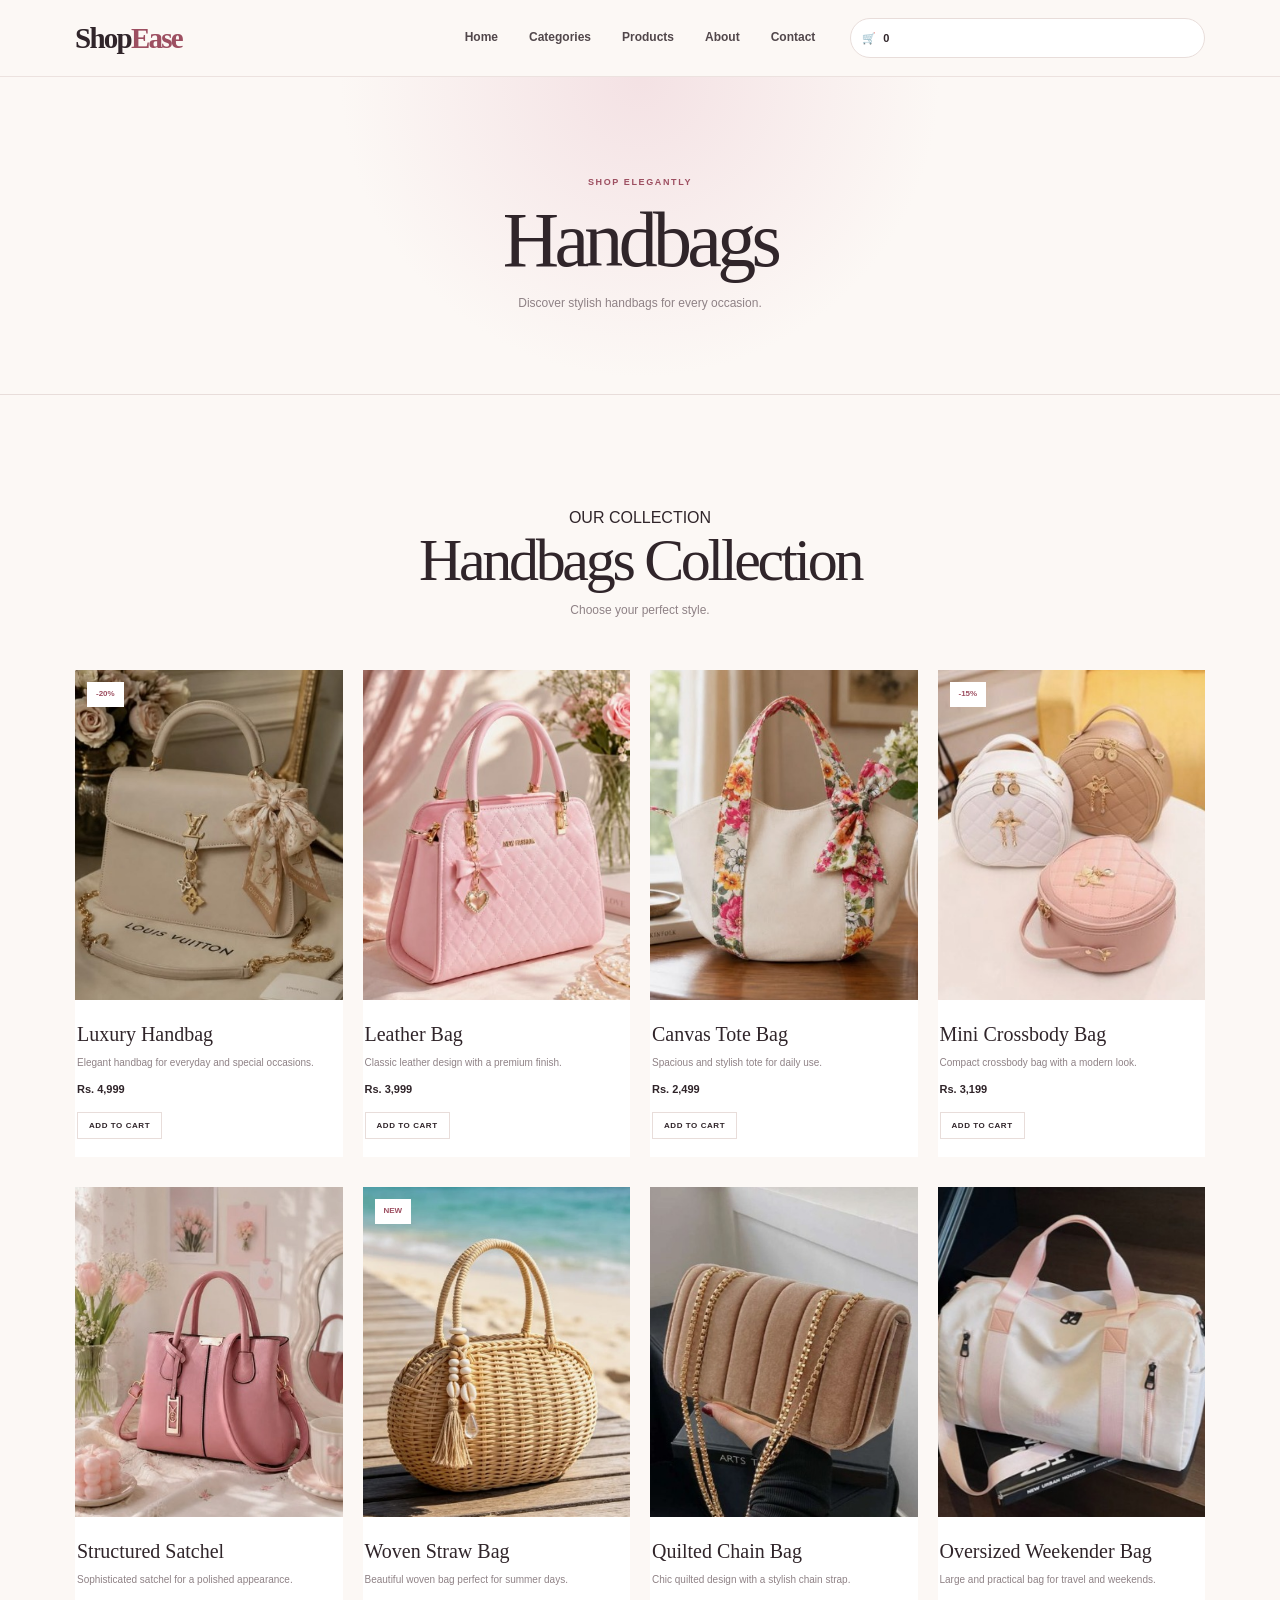
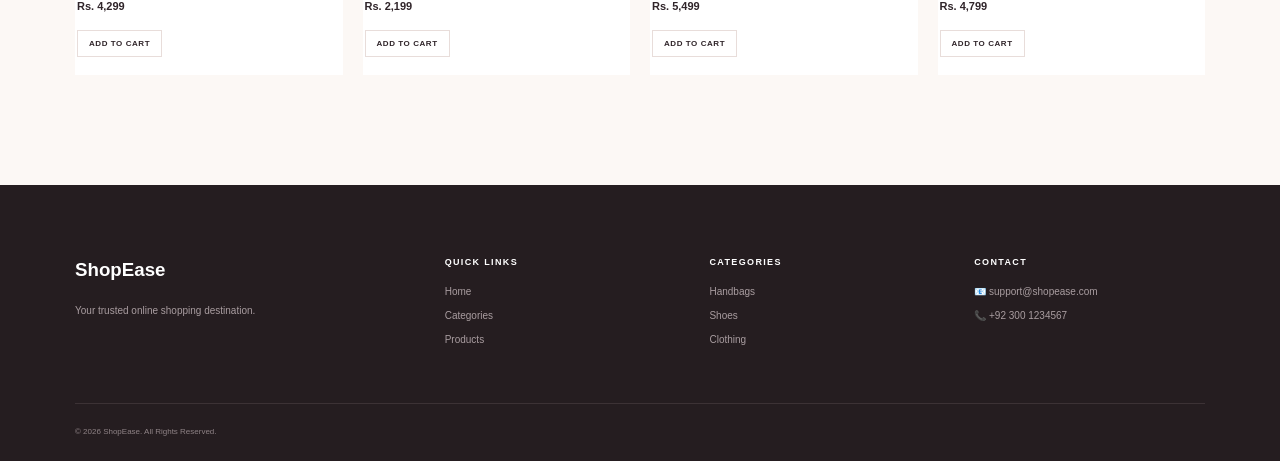
<file: pages/handbags.html>
<!DOCTYPE html>
<html lang="en">
<head>
    <meta charset="UTF-8">
    <meta name="viewport" content="width=device-width, initial-scale=1.0">

    <title>Handbags | ShopEase</title>

    <link rel="stylesheet" href="../style.css">
    <link rel="preconnect" href="https://fonts.googleapis.com">
    <link rel="preconnect" href="https://fonts.gstatic.com" crossorigin>

    <link
        href="https://fonts.googleapis.com/css2?family=Poppins:wght@300;400;500;600;700;800&display=swap"
        rel="stylesheet"
    >
</head>

<body>

<header class="navbar">
    <div class="container nav-container">

        <a href="../index.html" class="logo">
            Shop<span>Ease</span>
        </a>

        <nav class="nav-links">
            <a href="../index.html">Home</a>
            <a href="../index.html#categories">Categories</a>
            <a href="../index.html#products">Products</a>
            <a href="../index.html#about">About</a>
            <a href="../index.html#contact">Contact</a>
        </nav>

        <button class="cart-button" id="cartButton" type="button">
            🛒
            <span id="cart-count">0</span>
        </button>

    </div>
</header>

<section class="category-hero">
    <div class="container">
        <span>SHOP ELEGANTLY</span>
        <h1>Handbags</h1>
        <p>Discover stylish handbags for every occasion.</p>
    </div>
</section>

<section class="products section">
    <div class="container">

        <div class="section-heading">
            <span>OUR COLLECTION</span>
            <h2>Handbags Collection</h2>
            <p>Choose your perfect style.</p>
        </div>

        <div class="products-grid">

            <div class="card">
                <div class="card-image">
                    <img src="../images/handbag1.jpg" alt="Luxury Handbag">
                    <span class="sale-badge">-20%</span>
                </div>
                <div class="card-content">
                    <h3>Luxury Handbag</h3>
                    <p class="description">Elegant handbag for everyday and special occasions.</p>
                    <div class="price">Rs. 4,999</div>
                    <button class="cart-btn" type="button">Add to Cart</button>
                </div>
            </div>

            <div class="card">
                <div class="card-image">
                    <img src="../images/handbag2.jpg" alt="Leather Bag">
                </div>
                <div class="card-content">
                    <h3>Leather Bag</h3>
                    <p class="description">Classic leather design with a premium finish.</p>
                    <div class="price">Rs. 3,999</div>
                    <button class="cart-btn" type="button">Add to Cart</button>
                </div>
            </div>

            <div class="card">
                <div class="card-image">
                    <img src="../images/handbag3.jpg" alt="Canvas Tote Bag">
                </div>
                <div class="card-content">
                    <h3>Canvas Tote Bag</h3>
                    <p class="description">Spacious and stylish tote for daily use.</p>
                    <div class="price">Rs. 2,499</div>
                    <button class="cart-btn" type="button">Add to Cart</button>
                </div>
            </div>

            <div class="card">
                <div class="card-image">
                    <img src="../images/handbag4.jpg" alt="Mini Crossbody Bag">
                    <span class="sale-badge">-15%</span>
                </div>
                <div class="card-content">
                    <h3>Mini Crossbody Bag</h3>
                    <p class="description">Compact crossbody bag with a modern look.</p>
                    <div class="price">Rs. 3,199</div>
                    <button class="cart-btn" type="button">Add to Cart</button>
                </div>
            </div>

            <div class="card">
                <div class="card-image">
                    <img src="../images/handbag5.jpg" alt="Structured Satchel">
                </div>
                <div class="card-content">
                    <h3>Structured Satchel</h3>
                    <p class="description">Sophisticated satchel for a polished appearance.</p>
                    <div class="price">Rs. 4,299</div>
                    <button class="cart-btn" type="button">Add to Cart</button>
                </div>
            </div>

            <div class="card">
                <div class="card-image">
                    <img src="../images/handbag6.jpg" alt="Woven Straw Bag">
                    <span class="hero-badge">New</span>
                </div>
                <div class="card-content">
                    <h3>Woven Straw Bag</h3>
                    <p class="description">Beautiful woven bag perfect for summer days.</p>
                    <div class="price">Rs. 2,199</div>
                    <button class="cart-btn" type="button">Add to Cart</button>
                </div>
            </div>

            <div class="card">
                <div class="card-image">
                    <img src="../images/handbag7.jpg" alt="Quilted Chain Bag">
                </div>
                <div class="card-content">
                    <h3>Quilted Chain Bag</h3>
                    <p class="description">Chic quilted design with a stylish chain strap.</p>
                    <div class="price">Rs. 5,499</div>
                    <button class="cart-btn" type="button">Add to Cart</button>
                </div>
            </div>

            <div class="card">
                <div class="card-image">
                    <img src="../images/handbag8.jpg" alt="Oversized Weekender Bag">
                </div>
                <div class="card-content">
                    <h3>Oversized Weekender Bag</h3>
                    <p class="description">Large and practical bag for travel and weekends.</p>
                    <div class="price">Rs. 4,799</div>
                    <button class="cart-btn" type="button">Add to Cart</button>
                </div>
            </div>

        </div>
    </div>
</section>

<footer id="contact">

    <div class="container footer-grid">

        <div class="footer-brand">
            <h3>Shop<span>Ease</span></h3>
            <p>Your trusted online shopping destination.</p>
        </div>

        <div class="footer-links">
            <h4>Quick Links</h4>
            <a href="../index.html">Home</a>
            <a href="../index.html#categories">Categories</a>
            <a href="../index.html#products">Products</a>
        </div>

        <div class="footer-links">
            <h4>Categories</h4>
            <a href="handbags.html">Handbags</a>
            <a href="shoes.html">Shoes</a>
            <a href="clothing.html">Clothing</a>
        </div>

        <div class="footer-contact">
            <h4>Contact</h4>
            <p>📧 support@shopease.com</p>
            <p>📞 +92 300 1234567</p>
        </div>

    </div>

    <div class="footer-bottom">
        <p>© 2026 ShopEase. All Rights Reserved.</p>
    </div>

</footer>

<script src="../script.js"></script>

</body>
</html>
</file>
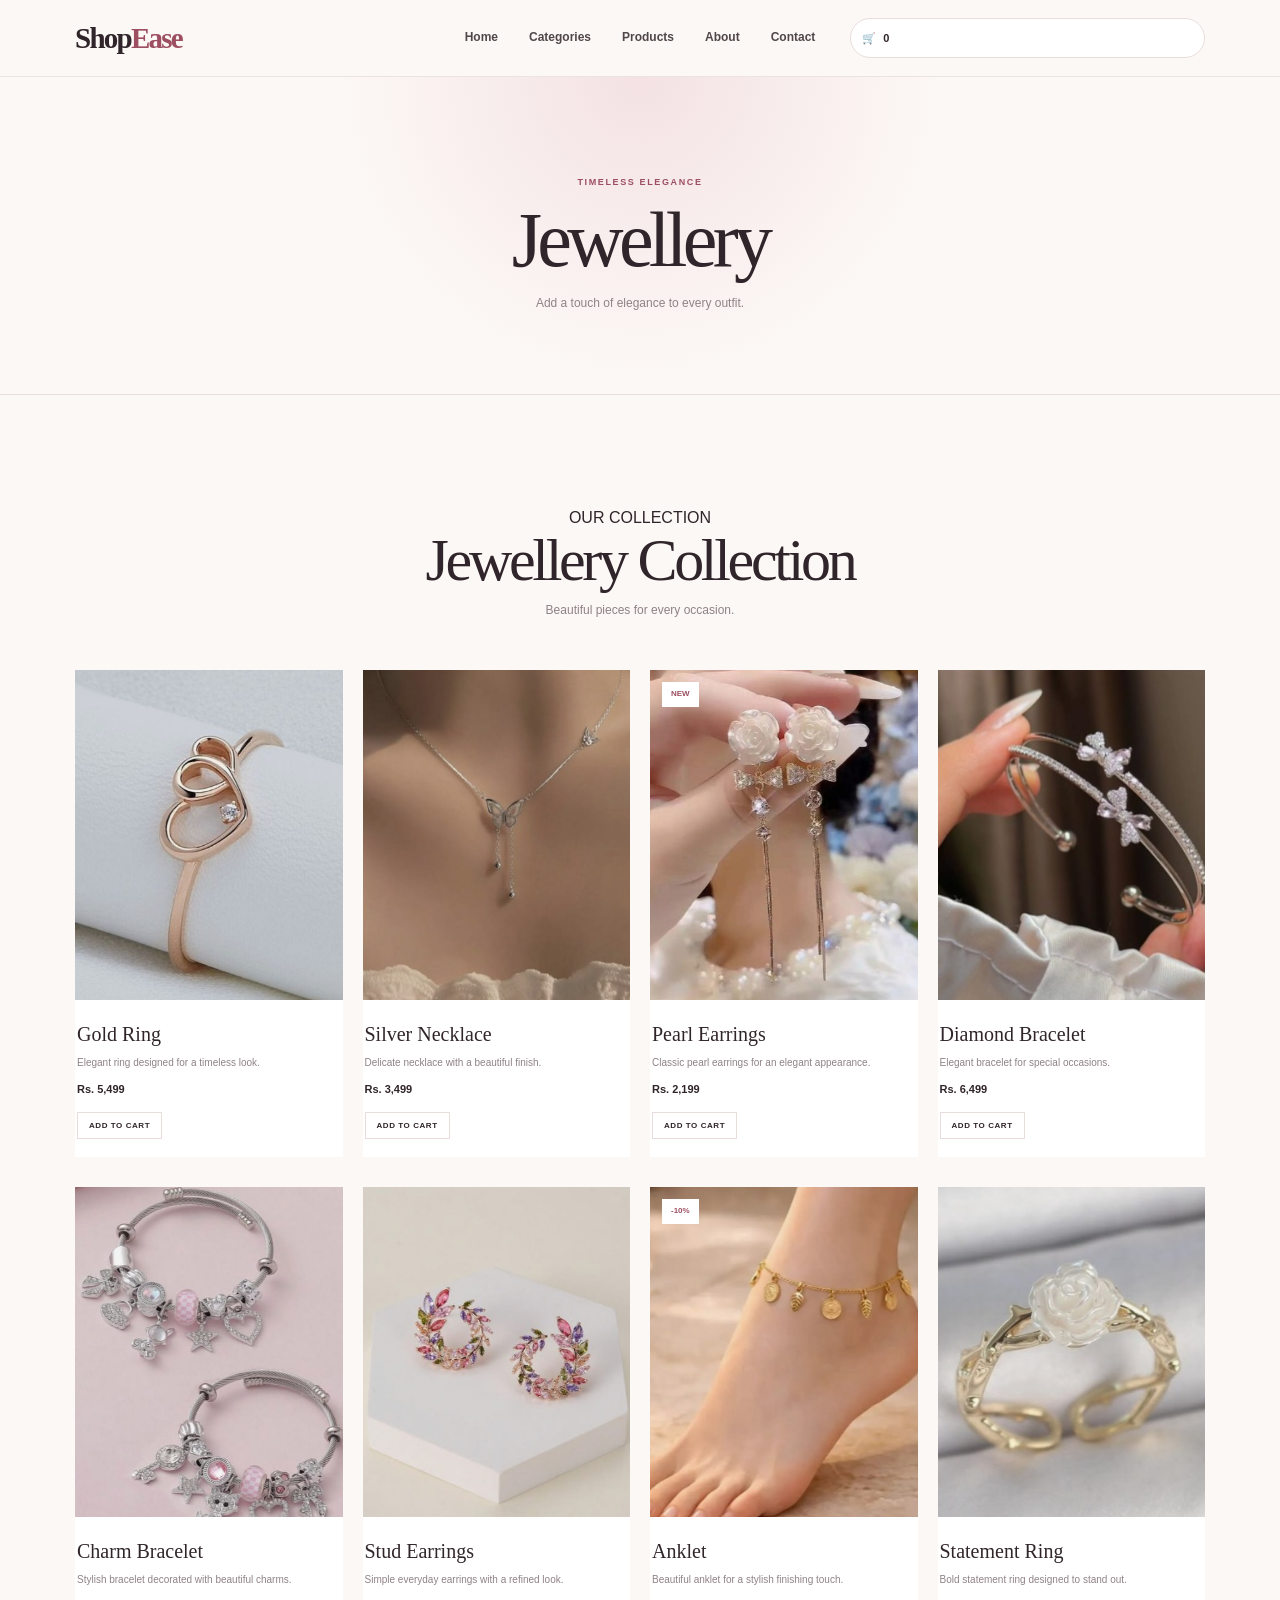
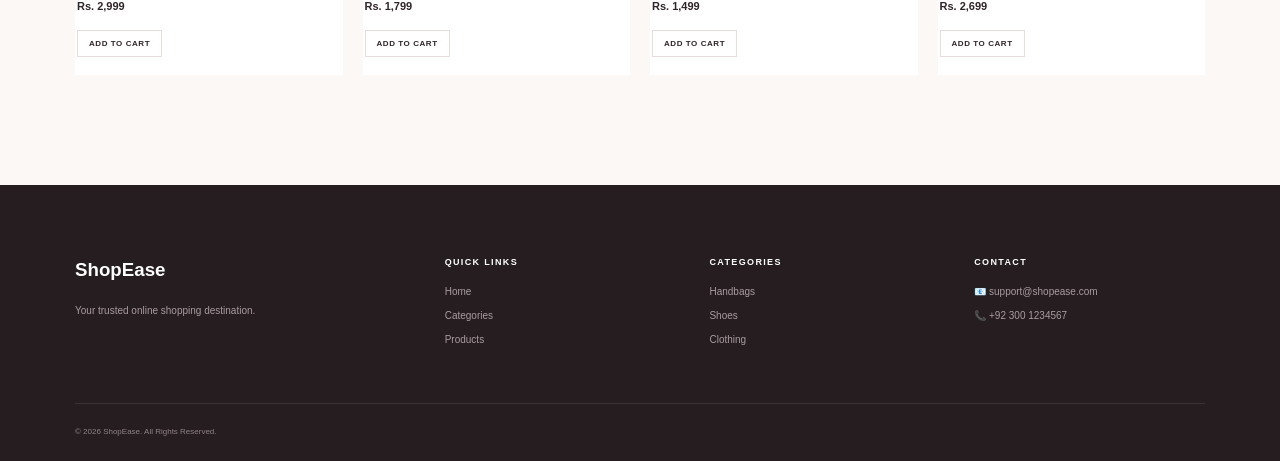
<file: pages/jewellery.html>
<!DOCTYPE html>
<html lang="en">
<head>
    <meta charset="UTF-8">
    <meta name="viewport" content="width=device-width, initial-scale=1.0">
    <title>Jewellery | ShopEase</title>

    <link rel="stylesheet" href="../style.css">

    <link rel="preconnect" href="https://fonts.googleapis.com">
    <link rel="preconnect" href="https://fonts.gstatic.com" crossorigin>
    <link href="https://fonts.googleapis.com/css2?family=Poppins:wght@300;400;500;600;700;800&display=swap" rel="stylesheet">
</head>

<body>

<header class="navbar">
    <div class="container nav-container">
        <a href="../index.html" class="logo">Shop<span>Ease</span></a>

        <nav class="nav-links">
            <a href="../index.html">Home</a>
            <a href="../index.html#categories">Categories</a>
            <a href="../index.html#products">Products</a>
            <a href="../index.html#about">About</a>
            <a href="../index.html#contact">Contact</a>
        </nav>

        <button class="cart-button" id="cartButton" type="button">
            🛒 <span id="cart-count">0</span>
        </button>
    </div>
</header>

<section class="category-hero">
    <div class="container">
        <span>TIMELESS ELEGANCE</span>
        <h1>Jewellery</h1>
        <p>Add a touch of elegance to every outfit.</p>
    </div>
</section>

<section class="products section">
    <div class="container">

        <div class="section-heading">
            <span>OUR COLLECTION</span>
            <h2>Jewellery Collection</h2>
            <p>Beautiful pieces for every occasion.</p>
        </div>

        <div class="products-grid">

            <div class="card">
                <div class="card-image">
                    <img src="../images/jewellery1.jpg" alt="Gold Ring">
                </div>
                <div class="card-content">
                    <h3>Gold Ring</h3>
                    <p class="description">Elegant ring designed for a timeless look.</p>
                    <div class="price">Rs. 5,499</div>
                    <button class="cart-btn">Add to Cart</button>
                </div>
            </div>

            <div class="card">
                <div class="card-image">
                    <img src="../images/jewellery2.jpg" alt="Silver Necklace">
                </div>
                <div class="card-content">
                    <h3>Silver Necklace</h3>
                    <p class="description">Delicate necklace with a beautiful finish.</p>
                    <div class="price">Rs. 3,499</div>
                    <button class="cart-btn">Add to Cart</button>
                </div>
            </div>

            <div class="card">
                <div class="card-image">
                    <img src="../images/jewellery3.jpg" alt="Pearl Earrings">
                    <span class="hero-badge">New</span>
                </div>
                <div class="card-content">
                    <h3>Pearl Earrings</h3>
                    <p class="description">Classic pearl earrings for an elegant appearance.</p>
                    <div class="price">Rs. 2,199</div>
                    <button class="cart-btn">Add to Cart</button>
                </div>
            </div>

            <div class="card">
                <div class="card-image">
                    <img src="../images/jewellery4.jpg" alt="Diamond Bracelet">
                </div>
                <div class="card-content">
                    <h3>Diamond Bracelet</h3>
                    <p class="description">Elegant bracelet for special occasions.</p>
                    <div class="price">Rs. 6,499</div>
                    <button class="cart-btn">Add to Cart</button>
                </div>
            </div>

            <div class="card">
                <div class="card-image">
                    <img src="../images/jewellery5.jpg" alt="Charm Bracelet">
                </div>
                <div class="card-content">
                    <h3>Charm Bracelet</h3>
                    <p class="description">Stylish bracelet decorated with beautiful charms.</p>
                    <div class="price">Rs. 2,999</div>
                    <button class="cart-btn">Add to Cart</button>
                </div>
            </div>

            <div class="card">
                <div class="card-image">
                    <img src="../images/jewellery6.jpg" alt="Stud Earrings">
                </div>
                <div class="card-content">
                    <h3>Stud Earrings</h3>
                    <p class="description">Simple everyday earrings with a refined look.</p>
                    <div class="price">Rs. 1,799</div>
                    <button class="cart-btn">Add to Cart</button>
                </div>
            </div>

            <div class="card">
                <div class="card-image">
                    <img src="../images/jewellery7.jpg" alt="Anklet">
                    <span class="sale-badge">-10%</span>
                </div>
                <div class="card-content">
                    <h3>Anklet</h3>
                    <p class="description">Beautiful anklet for a stylish finishing touch.</p>
                    <div class="price">Rs. 1,499</div>
                    <button class="cart-btn">Add to Cart</button>
                </div>
            </div>

            <div class="card">
                <div class="card-image">
                    <img src="../images/jewellery8.jpg" alt="Statement Ring">
                </div>
                <div class="card-content">
                    <h3>Statement Ring</h3>
                    <p class="description">Bold statement ring designed to stand out.</p>
                    <div class="price">Rs. 2,699</div>
                    <button class="cart-btn">Add to Cart</button>
                </div>
            </div>

        </div>
    </div>
</section>

<footer id="contact">
    <div class="container footer-grid">
        <div class="footer-brand">
            <h3>Shop<span>Ease</span></h3>
            <p>Your trusted online shopping destination.</p>
        </div>

        <div class="footer-links">
            <h4>Quick Links</h4>
            <a href="../index.html">Home</a>
            <a href="../index.html#categories">Categories</a>
            <a href="../index.html#products">Products</a>
        </div>

        <div class="footer-links">
            <h4>Categories</h4>
            <a href="handbags.html">Handbags</a>
            <a href="shoes.html">Shoes</a>
            <a href="clothing.html">Clothing</a>
        </div>

        <div class="footer-contact">
            <h4>Contact</h4>
            <p>📧 support@shopease.com</p>
            <p>📞 +92 300 1234567</p>
        </div>
    </div>

    <div class="footer-bottom">
        <p>© 2026 ShopEase. All Rights Reserved.</p>
    </div>
</footer>

<script src="../script.js"></script>

</body>
</html>
</file>
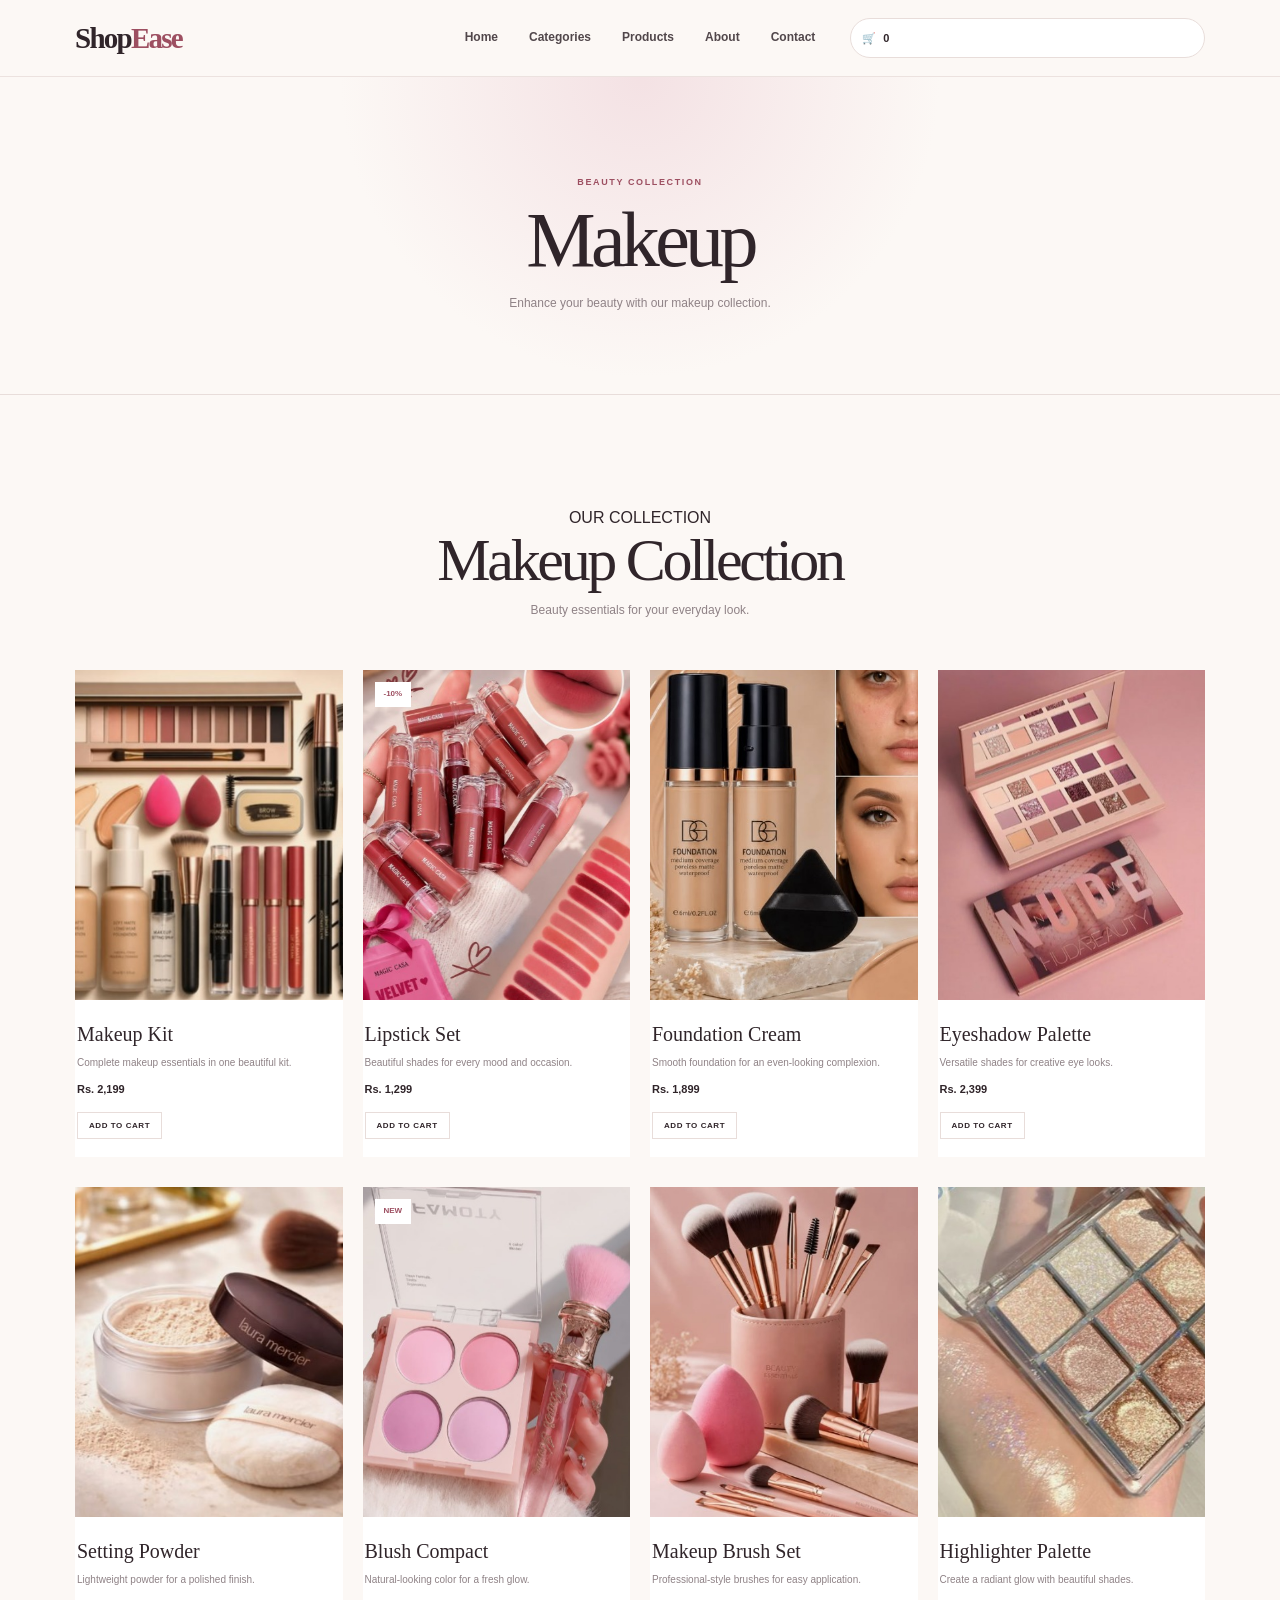
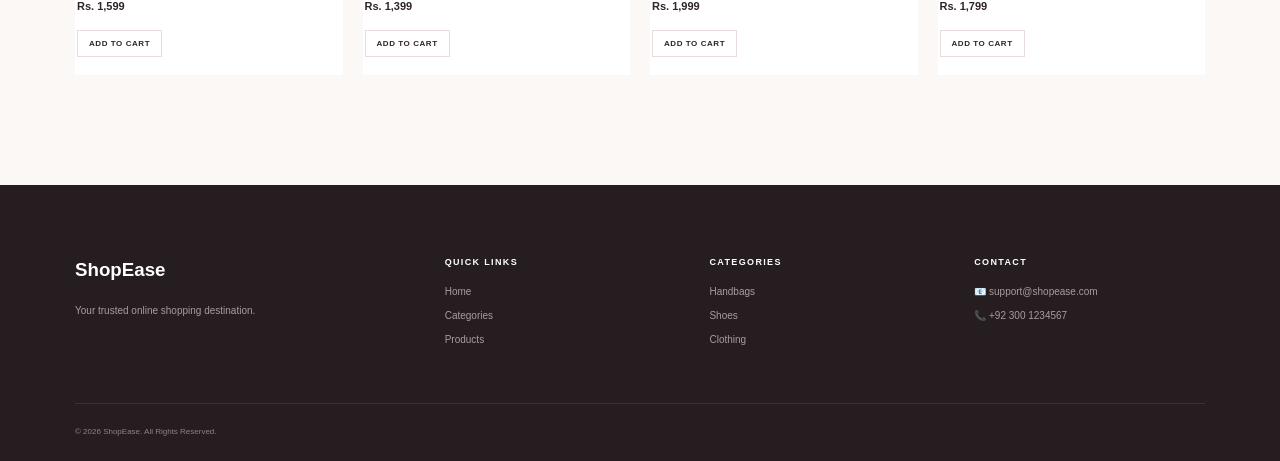
<file: pages/makeup.html>
<!DOCTYPE html>
<html lang="en">
<head>
    <meta charset="UTF-8">
    <meta name="viewport" content="width=device-width, initial-scale=1.0">
    <title>Makeup | ShopEase</title>

    <link rel="stylesheet" href="../style.css">

    <link rel="preconnect" href="https://fonts.googleapis.com">
    <link rel="preconnect" href="https://fonts.gstatic.com" crossorigin>
    <link href="https://fonts.googleapis.com/css2?family=Poppins:wght@300;400;500;600;700;800&display=swap" rel="stylesheet">
</head>

<body>

<header class="navbar">
    <div class="container nav-container">
        <a href="../index.html" class="logo">Shop<span>Ease</span></a>

        <nav class="nav-links">
            <a href="../index.html">Home</a>
            <a href="../index.html#categories">Categories</a>
            <a href="../index.html#products">Products</a>
            <a href="../index.html#about">About</a>
            <a href="../index.html#contact">Contact</a>
        </nav>

        <button class="cart-button" id="cartButton" type="button">
            🛒 <span id="cart-count">0</span>
        </button>
    </div>
</header>

<section class="category-hero">
    <div class="container">
        <span>BEAUTY COLLECTION</span>
        <h1>Makeup</h1>
        <p>Enhance your beauty with our makeup collection.</p>
    </div>
</section>

<section class="products section">
    <div class="container">

        <div class="section-heading">
            <span>OUR COLLECTION</span>
            <h2>Makeup Collection</h2>
            <p>Beauty essentials for your everyday look.</p>
        </div>

        <div class="products-grid">

            <div class="card">
                <div class="card-image">
                    <img src="../images/makeup1.jpg" alt="Makeup Kit">
                </div>
                <div class="card-content">
                    <h3>Makeup Kit</h3>
                    <p class="description">Complete makeup essentials in one beautiful kit.</p>
                    <div class="price">Rs. 2,199</div>
                    <button class="cart-btn">Add to Cart</button>
                </div>
            </div>

            <div class="card">
                <div class="card-image">
                    <img src="../images/makeup2.jpg" alt="Lipstick Set">
                    <span class="sale-badge">-10%</span>
                </div>
                <div class="card-content">
                    <h3>Lipstick Set</h3>
                    <p class="description">Beautiful shades for every mood and occasion.</p>
                    <div class="price">Rs. 1,299</div>
                    <button class="cart-btn">Add to Cart</button>
                </div>
            </div>

            <div class="card">
                <div class="card-image">
                    <img src="../images/makeup3.jpg" alt="Foundation Cream">
                </div>
                <div class="card-content">
                    <h3>Foundation Cream</h3>
                    <p class="description">Smooth foundation for an even-looking complexion.</p>
                    <div class="price">Rs. 1,899</div>
                    <button class="cart-btn">Add to Cart</button>
                </div>
            </div>

            <div class="card">
                <div class="card-image">
                    <img src="../images/makeup4.jpg" alt="Eyeshadow Palette">
                </div>
                <div class="card-content">
                    <h3>Eyeshadow Palette</h3>
                    <p class="description">Versatile shades for creative eye looks.</p>
                    <div class="price">Rs. 2,399</div>
                    <button class="cart-btn">Add to Cart</button>
                </div>
            </div>

            <div class="card">
                <div class="card-image">
                    <img src="../images/makeup5.jpg" alt="Setting Powder">
                </div>
                <div class="card-content">
                    <h3>Setting Powder</h3>
                    <p class="description">Lightweight powder for a polished finish.</p>
                    <div class="price">Rs. 1,599</div>
                    <button class="cart-btn">Add to Cart</button>
                </div>
            </div>

            <div class="card">
                <div class="card-image">
                    <img src="../images/makeup6.jpg" alt="Blush Compact">
                    <span class="hero-badge">New</span>
                </div>
                <div class="card-content">
                    <h3>Blush Compact</h3>
                    <p class="description">Natural-looking color for a fresh glow.</p>
                    <div class="price">Rs. 1,399</div>
                    <button class="cart-btn">Add to Cart</button>
                </div>
            </div>

            <div class="card">
                <div class="card-image">
                    <img src="../images/makeup7.jpg" alt="Makeup Brush Set">
                </div>
                <div class="card-content">
                    <h3>Makeup Brush Set</h3>
                    <p class="description">Professional-style brushes for easy application.</p>
                    <div class="price">Rs. 1,999</div>
                    <button class="cart-btn">Add to Cart</button>
                </div>
            </div>

            <div class="card">
                <div class="card-image">
                    <img src="../images/makeup8.jpg" alt="Highlighter Palette">
                </div>
                <div class="card-content">
                    <h3>Highlighter Palette</h3>
                    <p class="description">Create a radiant glow with beautiful shades.</p>
                    <div class="price">Rs. 1,799</div>
                    <button class="cart-btn">Add to Cart</button>
                </div>
            </div>

        </div>
    </div>
</section>

<footer id="contact">
    <div class="container footer-grid">
        <div class="footer-brand">
            <h3>Shop<span>Ease</span></h3>
            <p>Your trusted online shopping destination.</p>
        </div>

        <div class="footer-links">
            <h4>Quick Links</h4>
            <a href="../index.html">Home</a>
            <a href="../index.html#categories">Categories</a>
            <a href="../index.html#products">Products</a>
        </div>

        <div class="footer-links">
            <h4>Categories</h4>
            <a href="handbags.html">Handbags</a>
            <a href="shoes.html">Shoes</a>
            <a href="clothing.html">Clothing</a>
        </div>

        <div class="footer-contact">
            <h4>Contact</h4>
            <p>📧 support@shopease.com</p>
            <p>📞 +92 300 1234567</p>
        </div>
    </div>

    <div class="footer-bottom">
        <p>© 2026 ShopEase. All Rights Reserved.</p>
    </div>
</footer>

<script src="../script.js"></script>

</body>
</html>
</file>
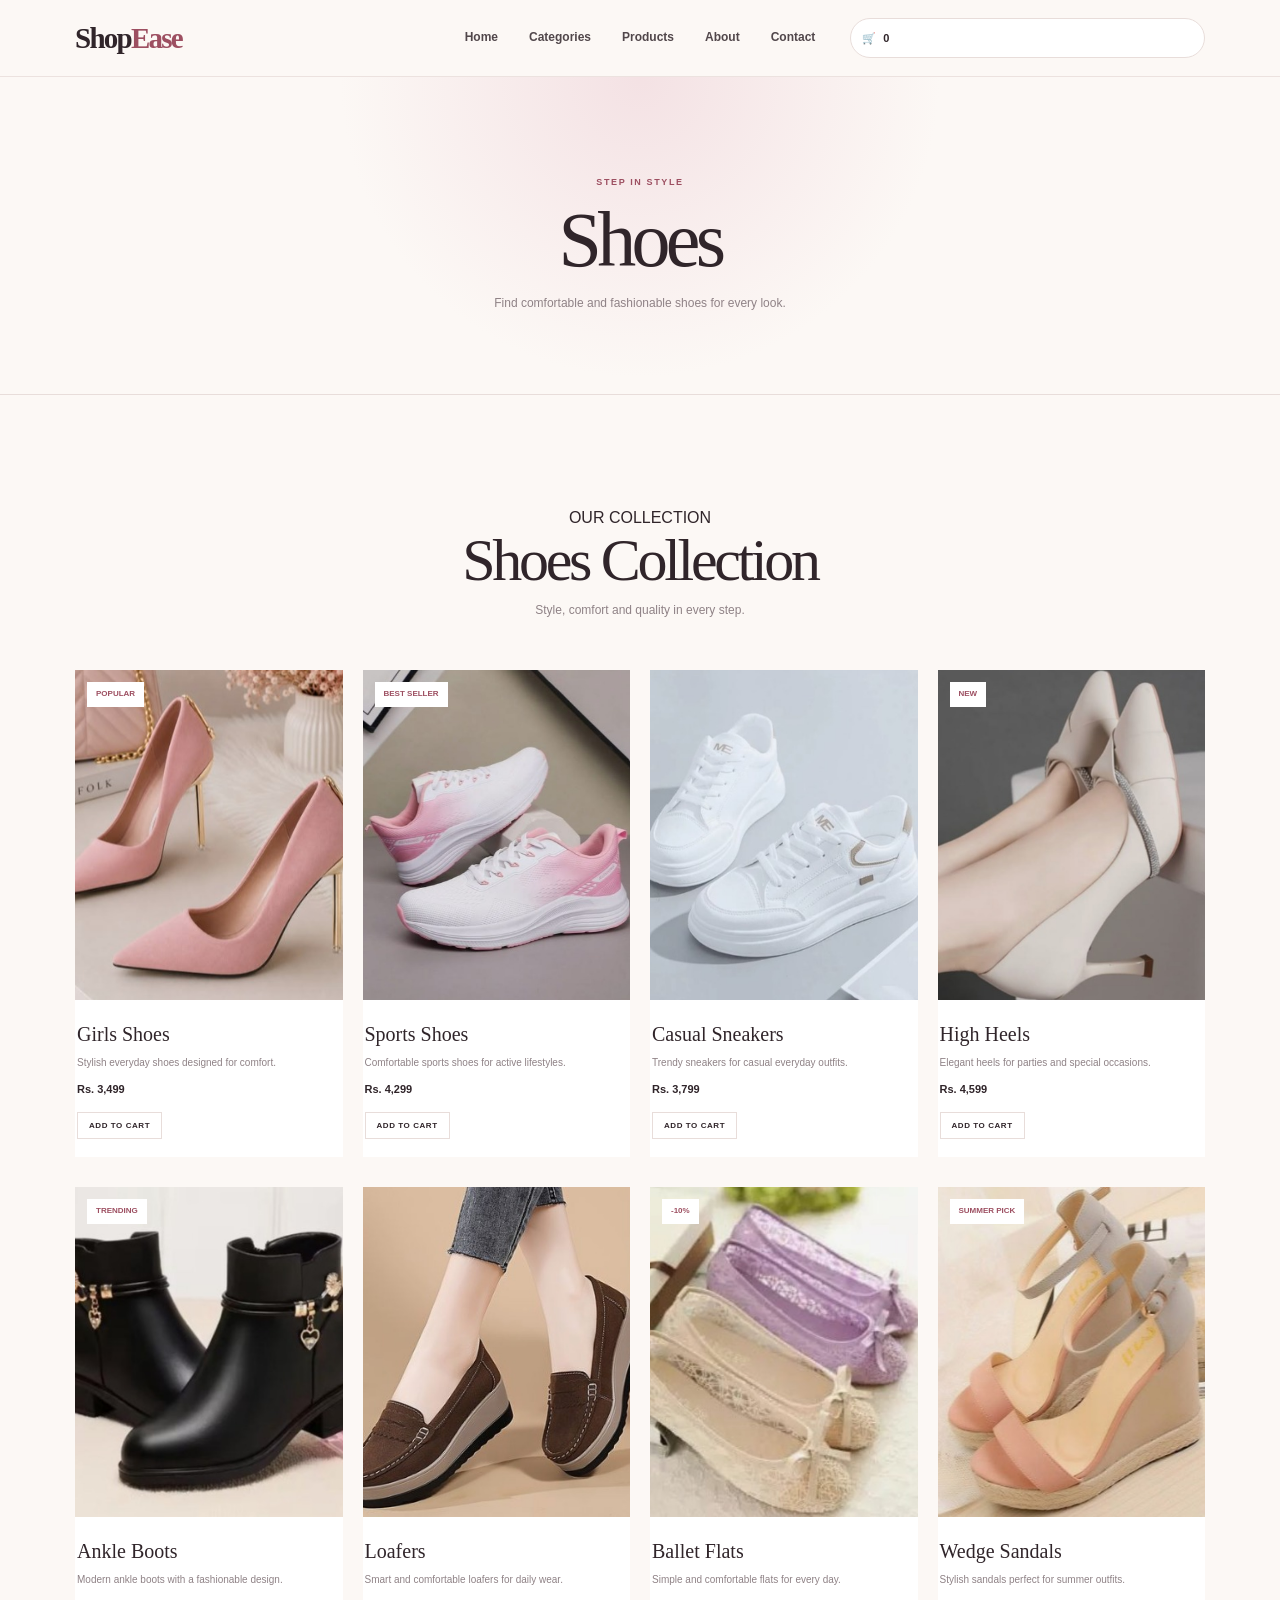
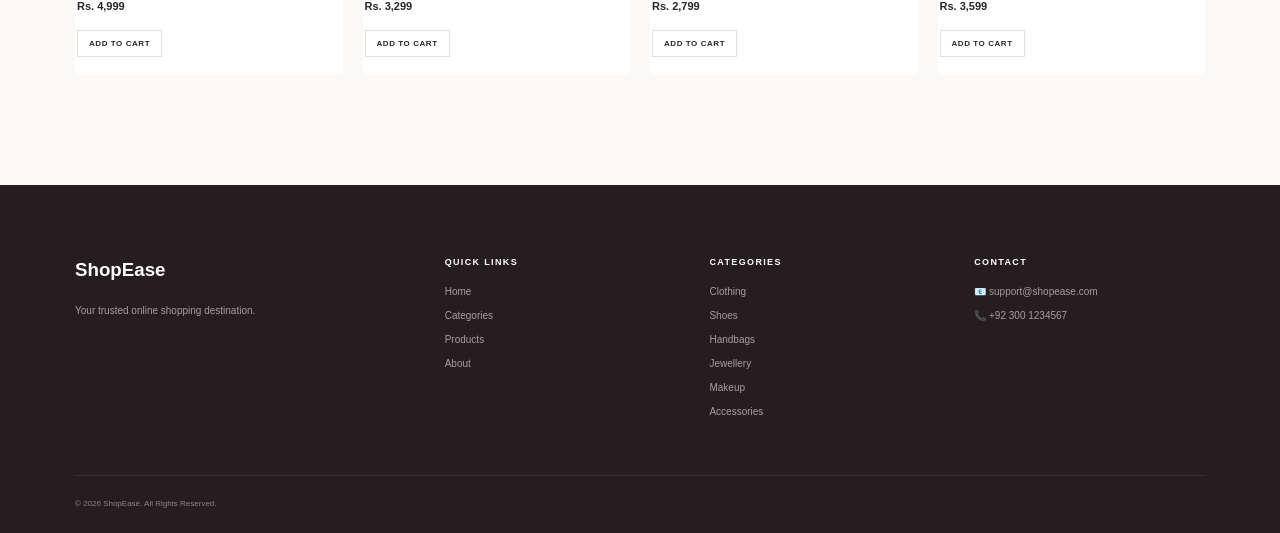
<file: pages/shoes.html>
<!DOCTYPE html>
<html lang="en">

<head>
    <meta charset="UTF-8">
    <meta name="viewport" content="width=device-width, initial-scale=1.0">

    <title>Shoes | ShopEase</title>

    <!-- Main CSS -->
    <link rel="stylesheet" href="../style.css">

    <!-- Google Font -->
    <link rel="preconnect" href="https://fonts.googleapis.com">
    <link rel="preconnect" href="https://fonts.gstatic.com" crossorigin>
    <link
        href="https://fonts.googleapis.com/css2?family=Poppins:wght@300;400;500;600;700;800&display=swap"
        rel="stylesheet">
</head>

<body>

    <!-- ================= HEADER ================= -->

    <header class="navbar">

        <div class="container nav-container">

            <a href="../index.html" class="logo">
                Shop<span>Ease</span>
            </a>

            <nav class="nav-links">
                <a href="../index.html">Home</a>
                <a href="../index.html#categories">Categories</a>
                <a href="../index.html#products">Products</a>
                <a href="../index.html#about">About</a>
                <a href="#contact">Contact</a>
            </nav>

            <button class="cart-button" id="cartButton" type="button">
                🛒 <span id="cart-count">0</span>
            </button>

        </div>

    </header>


    <!-- ================= CATEGORY HERO ================= -->

    <section class="category-hero">

        <div class="container">

            <span>STEP IN STYLE</span>

            <h1>Shoes</h1>

            <p>
                Find comfortable and fashionable shoes for every look.
            </p>

        </div>

    </section>


    <!-- ================= PRODUCTS ================= -->

    <section class="products section">

        <div class="container">

            <div class="section-heading">

                <span>OUR COLLECTION</span>

                <h2>Shoes Collection</h2>

                <p>
                    Style, comfort and quality in every step.
                </p>

            </div>


            <div class="products-grid">


                <!-- ================= PRODUCT 1 ================= -->

                <div class="card">

                    <div class="card-image">

                        <img
                            src="../images/shoe1.jpg"
                            alt="Girls Shoes">

                        <span class="hero-badge">
                            Popular
                        </span>

                    </div>

                    <div class="card-content">

                        <h3>Girls Shoes</h3>

                        <p class="description">
                            Stylish everyday shoes designed for comfort.
                        </p>

                        <div class="price">
                            Rs. 3,499
                        </div>

                        <button
                            class="cart-btn"
                            type="button">
                            Add to Cart
                        </button>

                    </div>

                </div>


                <!-- ================= PRODUCT 2 ================= -->

                <div class="card">

                    <div class="card-image">

                        <img
                            src="../images/shoe2.jpg"
                            alt="Sports Shoes">

                        <span class="hero-badge">
                            Best Seller
                        </span>

                    </div>

                    <div class="card-content">

                        <h3>Sports Shoes</h3>

                        <p class="description">
                            Comfortable sports shoes for active lifestyles.
                        </p>

                        <div class="price">
                            Rs. 4,299
                        </div>

                        <button
                            class="cart-btn"
                            type="button">
                            Add to Cart
                        </button>

                    </div>

                </div>


                <!-- ================= PRODUCT 3 ================= -->

                <div class="card">

                    <div class="card-image">

                        <img
                            src="../images/shoe3.jpg"
                            alt="Casual Sneakers">

                    </div>

                    <div class="card-content">

                        <h3>Casual Sneakers</h3>

                        <p class="description">
                            Trendy sneakers for casual everyday outfits.
                        </p>

                        <div class="price">
                            Rs. 3,799
                        </div>

                        <button
                            class="cart-btn"
                            type="button">
                            Add to Cart
                        </button>

                    </div>

                </div>


                <!-- ================= PRODUCT 4 ================= -->

                <div class="card">

                    <div class="card-image">

                        <img
                            src="../images/shoe4.jpg"
                            alt="High Heels">

                        <span class="hero-badge">
                            New
                        </span>

                    </div>

                    <div class="card-content">

                        <h3>High Heels</h3>

                        <p class="description">
                            Elegant heels for parties and special occasions.
                        </p>

                        <div class="price">
                            Rs. 4,599
                        </div>

                        <button
                            class="cart-btn"
                            type="button">
                            Add to Cart
                        </button>

                    </div>

                </div>


                <!-- ================= PRODUCT 5 ================= -->

                <div class="card">

                    <div class="card-image">

                        <img
                            src="../images/shoe5.jpg"
                            alt="Ankle Boots">

                        <span class="hero-badge">
                            Trending
                        </span>

                    </div>

                    <div class="card-content">

                        <h3>Ankle Boots</h3>

                        <p class="description">
                            Modern ankle boots with a fashionable design.
                        </p>

                        <div class="price">
                            Rs. 4,999
                        </div>

                        <button
                            class="cart-btn"
                            type="button">
                            Add to Cart
                        </button>

                    </div>

                </div>


                <!-- ================= PRODUCT 6 ================= -->

                <div class="card">

                    <div class="card-image">

                        <img
                            src="../images/shoe6.jpg"
                            alt="Loafers">

                    </div>

                    <div class="card-content">

                        <h3>Loafers</h3>

                        <p class="description">
                            Smart and comfortable loafers for daily wear.
                        </p>

                        <div class="price">
                            Rs. 3,299
                        </div>

                        <button
                            class="cart-btn"
                            type="button">
                            Add to Cart
                        </button>

                    </div>

                </div>


                <!-- ================= PRODUCT 7 ================= -->

                <div class="card">

                    <div class="card-image">

                        <img
                            src="../images/shoe7.jpg"
                            alt="Ballet Flats">

                        <span class="sale-badge">
                            -10%
                        </span>

                    </div>

                    <div class="card-content">

                        <h3>Ballet Flats</h3>

                        <p class="description">
                            Simple and comfortable flats for every day.
                        </p>

                        <div class="price">
                            Rs. 2,799
                        </div>

                        <button
                            class="cart-btn"
                            type="button">
                            Add to Cart
                        </button>

                    </div>

                </div>


                <!-- ================= PRODUCT 8 ================= -->

                <div class="card">

                    <div class="card-image">

                        <img
                            src="../images/shoe8.jpg"
                            alt="Wedge Sandals">

                        <span class="hero-badge">
                            Summer Pick
                        </span>

                    </div>

                    <div class="card-content">

                        <h3>Wedge Sandals</h3>

                        <p class="description">
                            Stylish sandals perfect for summer outfits.
                        </p>

                        <div class="price">
                            Rs. 3,599
                        </div>

                        <button
                            class="cart-btn"
                            type="button">
                            Add to Cart
                        </button>

                    </div>

                </div>


            </div>

        </div>

    </section>


    <!-- ================= FOOTER ================= -->

    <footer id="contact">

        <div class="container footer-grid">


            <!-- BRAND -->

            <div class="footer-brand">

                <h3>
                    Shop<span>Ease</span>
                </h3>

                <p>
                    Your trusted online shopping destination.
                </p>

            </div>


            <!-- QUICK LINKS -->

            <div class="footer-links">

                <h4>Quick Links</h4>

                <a href="../index.html">
                    Home
                </a>

                <a href="../index.html#categories">
                    Categories
                </a>

                <a href="../index.html#products">
                    Products
                </a>

                <a href="../index.html#about">
                    About
                </a>

            </div>


            <!-- CATEGORIES -->

            <div class="footer-links">

                <h4>Categories</h4>

                <a href="clothing.html">
                    Clothing
                </a>

                <a href="shoes.html">
                    Shoes
                </a>

                <a href="handbags.html">
                    Handbags
                </a>

                <a href="jewellery.html">
                    Jewellery
                </a>

                <a href="makeup.html">
                    Makeup
                </a>

                <a href="accessories.html">
                    Accessories
                </a>

            </div>


            <!-- CONTACT -->

            <div class="footer-contact">

                <h4>Contact</h4>

                <p>
                    📧 support@shopease.com
                </p>

                <p>
                    📞 +92 300 1234567
                </p>

            </div>


        </div>


        <div class="footer-bottom">

            <p>
                © 2026 ShopEase. All Rights Reserved.
            </p>

        </div>

    </footer>


    <!-- ================= JAVASCRIPT ================= -->

    <script src="../script.js"></script>

</body>

</html>
</file>
<file: style.css>
/* =========================================================
   ShopEase — Original Boutique Theme
   Ivory + Rose + Plum + Warm Gold
   ========================================================= */

:root {
    --ivory: #fcf8f5;
    --paper: #fffdfb;
    --white: #ffffff;

    --rose: #c9798a;
    --rose-dark: #9d4f61;
    --rose-soft: #f3dfe2;
    --blush: #f8eceb;

    --plum: #30252a;
    --text: #51474b;
    --muted: #8f8286;

    --gold: #b89563;
    --line: #e8ddda;

    --shadow: 0 18px 55px rgba(48, 37, 42, 0.08);
    --shadow-hover: 0 25px 70px rgba(48, 37, 42, 0.14);

    --serif: "Playfair Display", Georgia, serif;
    --sans: "DM Sans", Arial, sans-serif;

    --container: 1180px;
}

/* ================= RESET ================= */

* {
    margin: 0;
    padding: 0;
    box-sizing: border-box;
}

html {
    scroll-behavior: smooth;
}

body {
    font-family: var(--sans);
    background: var(--ivory);
    color: var(--plum);
    line-height: 1.6;
    overflow-x: hidden;
}

body.menu-open {
    overflow: hidden;
}

img {
    display: block;
    width: 100%;
}

a {
    color: inherit;
    text-decoration: none;
}

button,
input {
    font-family: inherit;
}

button {
    cursor: pointer;
}

::selection {
    background: var(--rose-soft);
    color: var(--plum);
}

/* ================= ANNOUNCEMENT ================= */

.announcement-bar {
    min-height: 34px;
    overflow: hidden;
    background: var(--plum);
    color: #fff;
    font-size: 9px;
    letter-spacing: .16em;
    text-transform: uppercase;
}

.announcement-track {
    min-height: 34px;
    display: flex;
    justify-content: center;
    align-items: center;
    gap: 55px;
    white-space: nowrap;
}

/* ================= NAVBAR ================= */

.navbar {
    position: sticky;
    top: 0;
    z-index: 1000;
    background: rgba(252, 248, 245, .93);
    backdrop-filter: blur(18px);
    border-bottom: 1px solid rgba(232, 221, 218, .8);
    transition: .3s ease;
}

.navbar.scrolled {
    box-shadow: 0 8px 35px rgba(48, 37, 42, .07);
}

.nav-container {
    max-width: var(--container);
    margin: auto;
    min-height: 76px;
    padding: 0 25px;

    display: grid;
    grid-template-columns: 1fr auto 1fr;
    align-items: center;
    gap: 35px;
}

.logo,
.footer-logo {
    font-family: var(--serif);
    font-size: 29px;
    font-weight: 600;
    letter-spacing: -.06em;
}

.logo span,
.footer-logo span {
    color: var(--rose-dark);
}

.nav-links {
    display: flex;
    align-items: center;
    justify-content: center;
    gap: 31px;
}

.nav-links a {
    position: relative;
    color: var(--text);
    font-size: 12px;
    font-weight: 600;
    transition: .25s ease;
}

.nav-links a::after {
    content: "";
    position: absolute;
    left: 0;
    bottom: -8px;
    width: 0;
    height: 1px;
    background: var(--rose-dark);
    transition: .25s ease;
}

.nav-links a:hover,
.nav-links a.active {
    color: var(--rose-dark);
}

.nav-links a:hover::after,
.nav-links a.active::after {
    width: 100%;
}

.nav-actions {
    justify-self: end;
    display: flex;
    align-items: center;
    gap: 10px;
}

.nav-search-btn,
.menu-button {
    width: 38px;
    height: 38px;
    border: 1px solid var(--line);
    border-radius: 50%;
    background: var(--white);
    color: var(--plum);
    font-size: 18px;
    transition: .25s ease;
}

.nav-search-btn:hover,
.menu-button:hover {
    border-color: var(--rose);
    color: var(--rose-dark);
    transform: translateY(-2px);
}

.cart-button {
    min-height: 40px;
    padding: 7px 11px;
    display: flex;
    align-items: center;
    gap: 7px;

    border: 1px solid var(--line);
    border-radius: 30px;
    background: var(--white);
    color: var(--plum);
    font-size: 11px;
    font-weight: 700;
    transition: .25s ease;
}

.cart-button:hover {
    border-color: var(--rose);
    color: var(--rose-dark);
    transform: translateY(-2px);
}

.bag-icon {
    font-size: 18px;
    line-height: 1;
}

.cart-count {
    min-width: 20px;
    height: 20px;
    display: inline-flex;
    justify-content: center;
    align-items: center;
    border-radius: 50%;
    background: var(--rose-dark);
    color: #fff;
    font-size: 9px;
}

.menu-button {
    display: none;
}

.mobile-menu {
    display: none;
}

/* ================= SEARCH ================= */

.search-panel {
    position: fixed;
    inset: 0;
    z-index: 2000;

    display: none;
    align-items: flex-start;
    justify-content: center;

    padding-top: 125px;
    background: rgba(48, 37, 42, .45);
    backdrop-filter: blur(7px);
}

.search-panel.show {
    display: flex;
}

.search-panel-inner {
    width: min(720px, calc(100% - 35px));
    padding: 20px 22px;
    display: flex;
    align-items: center;
    gap: 15px;

    background: var(--paper);
    box-shadow: var(--shadow-hover);
    border: 1px solid var(--line);
}

.search-panel-inner span {
    color: var(--rose-dark);
    font-size: 10px;
    font-weight: 700;
    text-transform: uppercase;
    letter-spacing: .15em;
}

.search-panel-inner input {
    flex: 1;
    min-width: 0;
    border: none;
    outline: none;
    background: transparent;
    color: var(--plum);
    font-size: 17px;
}

.search-panel-inner button {
    border: none;
    background: none;
    color: var(--plum);
    font-size: 28px;
}

/* ================= HERO ================= */

.hero {
    position: relative;
    min-height: 675px;
    overflow: hidden;
    border-bottom: 1px solid var(--line);

    background:
        radial-gradient(circle at 78% 27%, rgba(243, 223, 226, .85), transparent 28%),
        radial-gradient(circle at 12% 85%, rgba(248, 236, 235, .95), transparent 22%),
        var(--ivory);
}

.hero-container {
    max-width: 1260px;
    min-height: 675px;
    margin: auto;
    padding: 70px 40px;

    display: grid;
    grid-template-columns: .88fr 1.12fr;
    align-items: center;
    gap: 55px;
}

.hero-content {
    position: relative;
    z-index: 3;
    padding-left: 20px;
}

.eyebrow {
    display: flex;
    align-items: center;
    gap: 10px;
    margin-bottom: 22px;

    color: var(--rose-dark);
    font-size: 10px;
    font-weight: 700;
    letter-spacing: .18em;
    text-transform: uppercase;
}

.eyebrow span {
    width: 31px;
    height: 1px;
    background: var(--rose-dark);
}

.hero h1 {
    max-width: 650px;
    font-family: var(--serif);
    font-size: clamp(60px, 7.2vw, 92px);
    font-weight: 500;
    line-height: .94;
    letter-spacing: -.065em;
}

.hero h1 em {
    display: block;
    color: var(--rose-dark);
    font-style: italic;
    padding-left: 42px;
}

.hero-description {
    max-width: 500px;
    margin-top: 29px;
    color: var(--muted);
    font-size: 14px;
    line-height: 1.9;
}

.hero-actions {
    display: flex;
    align-items: center;
    gap: 26px;
    margin-top: 34px;
}

.primary-button {
    display: inline-flex;
    align-items: center;
    justify-content: center;
    gap: 15px;

    padding: 14px 20px;
    border: 1px solid var(--plum);
    background: var(--plum);
    color: #fff;

    font-size: 11px;
    font-weight: 700;
    transition: .3s ease;
}

.primary-button span {
    font-size: 17px;
    transition: .3s ease;
}

.primary-button:hover {
    background: var(--rose-dark);
    border-color: var(--rose-dark);
    transform: translateY(-3px);
    box-shadow: 0 14px 30px rgba(157, 79, 97, .2);
}

.primary-button:hover span {
    transform: translateX(5px);
}

.text-button {
    display: inline-flex;
    align-items: center;
    gap: 8px;

    padding-bottom: 3px;
    border-bottom: 1px solid var(--text);

    color: var(--text);
    font-size: 11px;
    font-weight: 700;
}

.text-button:hover {
    color: var(--rose-dark);
    border-color: var(--rose-dark);
}

.hero-note {
    display: flex;
    align-items: center;
    gap: 13px;
    margin-top: 43px;
}

.mini-icons {
    display: flex;
}

.mini-icons span {
    width: 31px;
    height: 31px;
    margin-left: -6px;

    display: flex;
    align-items: center;
    justify-content: center;

    border: 2px solid var(--ivory);
    border-radius: 50%;
    background: var(--rose-soft);
    color: var(--rose-dark);
    font-size: 11px;
}

.mini-icons span:first-child {
    margin-left: 0;
}

.hero-note p {
    color: var(--muted);
    font-size: 10px;
    line-height: 1.45;
}

.hero-note strong {
    display: block;
    color: var(--text);
}

.hero-visual {
    position: relative;
    width: 100%;
    max-width: 650px;
    height: 535px;
    justify-self: end;
}

.hero-main-image {
    position: absolute;
    right: 75px;
    top: 0;

    width: 380px;
    height: 505px;

    overflow: hidden;
    background: var(--rose-soft);
}

.hero-main-image img {
    width: 100%;
    height: 100%;
    object-fit: cover;
    transition: transform .8s ease;
}

.hero-main-image:hover img {
    transform: scale(1.035);
}

.hero-image-overlay {
    position: absolute;
    inset: 0;
    background: linear-gradient(to bottom, transparent 57%, rgba(48, 37, 42, .38));
}

.hero-image-label {
    position: absolute;
    left: 21px;
    bottom: 21px;
    z-index: 2;

    display: flex;
    align-items: center;
    gap: 10px;

    color: #fff;
    font-size: 9px;
    text-transform: uppercase;
    letter-spacing: .12em;
}

.hero-image-label span {
    color: var(--rose-soft);
}

.hero-small-image {
    position: absolute;
    right: 0;
    bottom: 15px;

    width: 190px;
    height: 230px;

    overflow: hidden;
    border: 10px solid var(--ivory);
    background: var(--rose-soft);
    box-shadow: var(--shadow);
}

.hero-small-image img {
    width: 100%;
    height: 100%;
    object-fit: cover;
}

.floating-card {
    position: absolute;
    left: 0;
    bottom: 42px;
    width: 178px;
    padding: 20px;
    background: rgba(255, 253, 251, .97);
    box-shadow: var(--shadow);
}

.floating-label {
    display: block;
    margin-bottom: 7px;
    color: var(--rose-dark);
    font-size: 8px;
    font-weight: 700;
    letter-spacing: .13em;
    text-transform: uppercase;
}

.floating-card strong {
    display: block;
    font-family: var(--serif);
    font-size: 22px;
    line-height: 1.05;
    font-weight: 500;
}

.floating-card small {
    display: block;
    margin-top: 14px;
    color: var(--muted);
    font-size: 9px;
}

.floating-circle {
    position: absolute;
    top: -17px;
    right: 48px;

    width: 58px;
    height: 58px;

    display: flex;
    justify-content: center;
    align-items: center;

    border-radius: 50%;
    background: var(--rose-soft);
    color: var(--rose-dark);
    font-family: var(--serif);
    font-size: 25px;
    transform: rotate(12deg);
}

.hero-bg-shape {
    position: absolute;
    border-radius: 50%;
    pointer-events: none;
}

.shape-one {
    width: 230px;
    height: 230px;
    left: -130px;
    top: 45%;
    border: 1px solid rgba(201, 121, 138, .25);
}

.shape-two {
    width: 140px;
    height: 140px;
    right: 4%;
    bottom: -75px;
    background: rgba(243, 223, 226, .6);
}

/* ================= FEATURE STRIP ================= */

.feature-strip {
    max-width: 1100px;
    margin: auto;
    padding: 31px 25px;

    display: grid;
    grid-template-columns: repeat(3, 1fr);

    border-bottom: 1px solid var(--line);
}

.feature-item {
    display: flex;
    align-items: center;
    gap: 17px;
    padding: 5px 30px;
    border-right: 1px solid var(--line);
}

.feature-item:last-child {
    border-right: none;
}

.feature-number {
    color: var(--rose);
    font-family: var(--serif);
    font-size: 25px;
}

.feature-item h3 {
    margin-bottom: 2px;
    font-size: 11px;
    font-weight: 700;
}

.feature-item p {
    color: var(--muted);
    font-size: 9px;
}

/* ================= GENERAL ================= */

.section {
    max-width: var(--container);
    margin: auto;
    padding: 110px 25px;
}

.section-label {
    display: inline-block;
    margin-bottom: 14px;
    color: var(--rose-dark);
    font-size: 9px;
    font-weight: 800;
    text-transform: uppercase;
    letter-spacing: .18em;
}

.section-heading,
.products-top {
    display: flex;
    justify-content: space-between;
    align-items: end;
    gap: 50px;
    margin-bottom: 48px;
}

.section-heading h2,
.products-top h2,
.offer-content h2,
.about-content h2,
.newsletter-inner h2 {
    max-width: 540px;
    font-family: var(--serif);
    font-size: clamp(40px, 5vw, 60px);
    line-height: 1;
    font-weight: 500;
    letter-spacing: -.055em;
}

.section-heading h2 em,
.products-top h2 em,
.offer-content h2 em,
.about-content h2 em,
.newsletter-inner h2 em {
    color: var(--rose-dark);
    font-style: italic;
}

.section-heading > p,
.products-top > p {
    max-width: 390px;
    color: var(--muted);
    font-size: 12px;
    line-height: 1.8;
}

/* ================= CATEGORIES ================= */

.categories-section {
    padding-bottom: 125px;
}

.category-grid {
    display: grid;
    grid-template-columns: repeat(3, 1fr);
    gap: 22px;
}

.category-card {
    display: block;
    overflow: hidden;
    background: var(--white);
    border: 1px solid var(--line);
    transition: .35s ease;
}

.category-card:hover {
    transform: translateY(-6px);
    box-shadow: var(--shadow-hover);
}

.category-image {
    position: relative;
    width: 100%;
    height: 300px;
    overflow: hidden;
    background: var(--blush);
}

.category-image img {
    width: 100%;
    height: 100%;
    object-fit: cover;
    transition: transform .7s ease;
}

.category-card:hover .category-image img {
    transform: scale(1.06);
}

.image-number {
    position: absolute;
    right: 15px;
    top: 15px;

    width: 34px;
    height: 34px;

    display: flex;
    align-items: center;
    justify-content: center;

    border: 1px solid rgba(255,255,255,.7);
    border-radius: 50%;
    background: rgba(48,37,42,.28);
    color: #fff;
    font-size: 9px;
    backdrop-filter: blur(6px);
}

.category-info {
    min-height: 88px;
    padding: 17px 18px;

    display: grid;
    grid-template-columns: 27px 1fr auto;
    align-items: center;
    gap: 10px;
}

.category-info > span {
    color: var(--rose-dark);
    font-size: 9px;
}

.category-info h3 {
    font-family: var(--serif);
    font-size: 21px;
    font-weight: 500;
}

.category-info p {
    color: var(--muted);
    font-size: 9px;
}

.category-info b {
    width: 34px;
    height: 34px;

    display: flex;
    align-items: center;
    justify-content: center;

    border: 1px solid var(--line);
    border-radius: 50%;

    font-size: 13px;
    font-weight: 400;
    transition: .3s ease;
}

.category-card:hover .category-info b {
    background: var(--rose-dark);
    border-color: var(--rose-dark);
    color: #fff;
}

/* ================= PRODUCTS ================= */

.products-section {
    max-width: none;
    padding-left: max(25px, calc((100vw - 1130px) / 2));
    padding-right: max(25px, calc((100vw - 1130px) / 2));
    background: var(--white);
}

.products-top {
    max-width: 1130px;
    margin-left: auto;
    margin-right: auto;
}

.shop-controls {
    max-width: 1130px;
    margin: 0 auto 42px;

    display: flex;
    align-items: center;
    justify-content: space-between;
    gap: 25px;

    border-bottom: 1px solid var(--line);
    padding-bottom: 16px;
}

.search-box {
    width: 300px;
    display: flex;
    align-items: center;
    gap: 8px;
    border-bottom: 1px solid var(--plum);
}

.search-box > span {
    color: var(--rose-dark);
    font-size: 16px;
}

.search-box input {
    width: 100%;
    padding: 9px 0;
    border: none;
    outline: none;
    background: transparent;
    color: var(--plum);
    font-size: 11px;
}

.search-box input::placeholder {
    color: #aaa0a2;
}

.search-box button {
    border: none;
    background: none;
    color: var(--plum);
    font-size: 9px;
    font-weight: 800;
    text-transform: uppercase;
    letter-spacing: .1em;
}

.filter-buttons {
    display: flex;
    flex-wrap: wrap;
    gap: 5px;
}

.filter-btn {
    border: 1px solid transparent;
    background: transparent;
    padding: 7px 11px;
    color: var(--muted);
    font-size: 9px;
    transition: .25s ease;
}

.filter-btn:hover,
.filter-btn.active {
    border-color: var(--rose);
    background: var(--blush);
    color: var(--rose-dark);
}

.product-grid {
    max-width: 1130px;
    margin: auto;

    display: grid;
    grid-template-columns: repeat(4, 1fr);
    gap: 32px 19px;
}

.product-card {
    min-width: 0;
    background: var(--white);
}

.product-image {
    position: relative;
    height: 330px;
    overflow: hidden;
    background: var(--blush);
}

.product-image img {
    width: 100%;
    height: 100%;
    object-fit: cover;
    transition: transform .65s ease;
}

.product-card:hover .product-image img {
    transform: scale(1.045);
}

.product-badge {
    position: absolute;
    left: 12px;
    top: 12px;
    z-index: 2;

    padding: 6px 9px;
    background: var(--white);
    color: var(--rose-dark);

    font-size: 8px;
    font-weight: 800;
    text-transform: uppercase;
    letter-spacing: .08em;
}

.quick-view {
    position: absolute;
    right: 12px;
    top: 12px;
    z-index: 2;

    width: 33px;
    height: 33px;

    border: none;
    border-radius: 50%;
    background: rgba(255,255,255,.92);
    color: var(--plum);
    font-size: 17px;
    transition: .25s ease;
}

.quick-view:hover,
.quick-view.active {
    background: var(--rose-dark);
    color: #fff;
}

.product-info {
    padding: 16px 2px 0;
}

.product-category {
    margin-bottom: 4px;
    color: var(--rose-dark);
    font-size: 8px;
    font-weight: 800;
    text-transform: uppercase;
    letter-spacing: .14em;
}

.product-info h3 {
    font-family: var(--serif);
    font-size: 19px;
    font-weight: 500;
}

.product-bottom {
    margin-top: 12px;
    display: flex;
    align-items: center;
    justify-content: space-between;
    gap: 10px;
}

.product-price {
    color: var(--plum);
    font-size: 11px;
    font-weight: 700;
}

.cart-btn {
    border: 1px solid var(--line);
    background: transparent;
    padding: 8px 11px;
    color: var(--plum);
    font-size: 8px;
    font-weight: 800;
    text-transform: uppercase;
    letter-spacing: .07em;
    transition: .25s ease;
}

.cart-btn:hover {
    border-color: var(--rose-dark);
    background: var(--rose-dark);
    color: #fff;
}

/* ================= OFFER ================= */

.offer-section {
    max-width: none;
    padding-left: max(25px, calc((100vw - 1130px) / 2));
    padding-right: max(25px, calc((100vw - 1130px) / 2));

    display: grid;
    grid-template-columns: 1fr 400px;
    gap: 80px;
    align-items: center;

    background:
        radial-gradient(circle at 10% 20%, rgba(243,223,226,.8), transparent 35%),
        var(--blush);
}

.offer-content {
    max-width: 580px;
}

.offer-content h2 {
    margin-bottom: 20px;
}

.offer-content > p {
    max-width: 510px;
    margin-bottom: 27px;
    color: var(--muted);
    font-size: 12px;
    line-height: 1.9;
}

.countdown {
    margin-top: 35px;
    display: flex;
    align-items: center;
    gap: 13px;
}

.countdown > div {
    min-width: 58px;
    text-align: center;
}

.countdown strong {
    display: block;
    color: var(--plum);
    font-family: var(--serif);
    font-size: 26px;
    font-weight: 500;
    line-height: 1;
}

.countdown span {
    display: block;
    margin-top: 6px;
    color: var(--muted);
    font-size: 8px;
    text-transform: uppercase;
    letter-spacing: .1em;
}

.countdown i {
    color: var(--rose);
    font-style: normal;
    font-size: 19px;
}

.offer-image {
    position: relative;
    height: 490px;
    overflow: hidden;
    background: var(--rose-soft);
}

.offer-image img {
    width: 100%;
    height: 100%;
    object-fit: cover;
    transition: transform .7s ease;
}

.offer-image:hover img {
    transform: scale(1.04);
}

.offer-sticker {
    position: absolute;
    right: 18px;
    bottom: 18px;

    width: 82px;
    height: 82px;

    display: flex;
    align-items: center;
    justify-content: center;
    text-align: center;

    border-radius: 50%;
    background: var(--plum);
    color: #fff;

    font-family: var(--serif);
    font-size: 12px;
    line-height: 1.05;
    transform: rotate(-8deg);
}

/* ================= ABOUT ================= */

.about-section {
    display: grid;
    grid-template-columns: 1fr 1fr;
    align-items: center;
    gap: 90px;
}

.about-image {
    position: relative;
    height: 560px;
    overflow: hidden;
    background: var(--blush);
}

.about-image img {
    width: 100%;
    height: 100%;
    object-fit: cover;
}

.about-year {
    position: absolute;
    left: 18px;
    bottom: 18px;
    width: 112px;
    height: 112px;

    display: flex;
    flex-direction: column;
    align-items: center;
    justify-content: center;

    background: rgba(255,253,251,.94);
    box-shadow: var(--shadow);
}

.about-year strong {
    color: var(--rose-dark);
    font-size: 8px;
    text-transform: uppercase;
    letter-spacing: .14em;
}

.about-year span {
    font-family: var(--serif);
    font-size: 30px;
}

.about-content h2 {
    margin-bottom: 24px;
}

.about-content > p {
    max-width: 470px;
    margin-bottom: 15px;
    color: var(--muted);
    font-size: 12px;
    line-height: 1.9;
}

.about-signature {
    display: flex;
    align-items: center;
    gap: 13px;
    margin-top: 30px;
}

.about-signature > span {
    width: 42px;
    height: 42px;

    display: flex;
    justify-content: center;
    align-items: center;

    border-radius: 50%;
    background: var(--rose-soft);
    color: var(--rose-dark);
    font-family: var(--serif);
    font-size: 20px;
}

.about-signature strong,
.about-signature small {
    display: block;
}

.about-signature strong {
    font-family: var(--serif);
    font-size: 15px;
    font-weight: 500;
}

.about-signature small {
    color: var(--muted);
    font-size: 9px;
}

/* ================= NEWSLETTER ================= */

.newsletter-section {
    max-width: none;
    background: var(--plum);
    color: #fff;
    padding-left: max(25px, calc((100vw - 1130px) / 2));
    padding-right: max(25px, calc((100vw - 1130px) / 2));
}

.newsletter-inner {
    max-width: 1130px;
    margin: auto;

    display: grid;
    grid-template-columns: 1fr 1fr;
    align-items: end;
    gap: 70px;
}

.newsletter-inner .section-label {
    color: var(--rose);
}

.newsletter-inner h2 em {
    color: var(--rose);
}

.newsletter-inner p {
    margin-top: 18px;
    color: #b9afb2;
    font-size: 11px;
}

.newsletter-form {
    width: 100%;
}

.newsletter-input {
    display: flex;
    border-bottom: 1px solid #71666a;
}

.newsletter-input input {
    flex: 1;
    min-width: 0;
    padding: 12px 0;
    border: none;
    outline: none;
    background: transparent;
    color: #fff;
    font-size: 11px;
}

.newsletter-input input::placeholder {
    color: #9f9497;
}

.newsletter-input button {
    border: none;
    background: none;
    color: var(--rose);
    font-size: 10px;
    font-weight: 800;
}

#newsletterMessage {
    display: block;
    margin-top: 10px;
    color: var(--rose);
    font-size: 9px;
}

/* ================= FOOTER ================= */

footer {
    background: #251d20;
    color: #fff;
    padding: 70px max(25px, calc((100vw - 1130px) / 2)) 0;
}

.footer-grid {
    display: grid;
    grid-template-columns: 1.5fr 1fr 1fr 1.1fr;
    gap: 55px;
    padding-bottom: 55px;
}

.footer-logo {
    display: inline-block;
    color: #fff;
}

.footer-brand p {
    max-width: 270px;
    margin-top: 17px;
    color: #a99da0;
    font-size: 10px;
    line-height: 1.8;
}

.footer-links,
.footer-contact {
    display: flex;
    flex-direction: column;
    align-items: flex-start;
    gap: 8px;
}

.footer-links h4,
.footer-contact h4 {
    margin-bottom: 7px;
    color: #fff;
    font-size: 9px;
    text-transform: uppercase;
    letter-spacing: .15em;
}

.footer-links a,
.footer-contact p {
    color: #a99da0;
    font-size: 10px;
    transition: .2s ease;
}

.footer-links a:hover {
    color: var(--rose);
}

.footer-bottom {
    min-height: 58px;
    display: flex;
    justify-content: space-between;
    align-items: center;
    gap: 20px;
    border-top: 1px solid #3c3235;
    color: #8f8386;
    font-size: 8px;
}

/* ================= TOAST ================= */

.shop-toast {
    position: fixed;
    right: 22px;
    bottom: 22px;
    z-index: 5000;

    display: flex;
    align-items: center;
    gap: 11px;

    padding: 13px 16px;
    background: var(--plum);
    color: #fff;
    box-shadow: var(--shadow-hover);

    opacity: 0;
    transform: translateY(15px);
    transition: .3s ease;

    font-size: 10px;
}

.shop-toast.show {
    opacity: 1;
    transform: translateY(0);
}

.shop-toast span {
    width: 22px;
    height: 22px;
    display: flex;
    align-items: center;
    justify-content: center;
    border-radius: 50%;
    background: var(--rose-dark);
    color: #fff;
}

/* ================= BACK TO TOP ================= */

.back-to-top {
    position: fixed;
    right: 20px;
    bottom: 20px;
    z-index: 1200;

    width: 40px;
    height: 40px;

    border: 1px solid var(--line);
    border-radius: 50%;
    background: var(--paper);
    color: var(--plum);

    opacity: 0;
    visibility: hidden;
    transform: translateY(10px);
    transition: .25s ease;
}

.back-to-top.show {
    opacity: 1;
    visibility: visible;
    transform: translateY(0);
}

/* ================= CATEGORY PAGE SUPPORT ================= */
/* These rules keep your existing pages/shoes.html,
   handbags.html, clothing.html, makeup.html,
   jewellery.html and accessories.html looking good. */

.category-hero {
    padding: 90px 25px 80px;
    text-align: center;
    background:
        radial-gradient(circle at 50% 0%, rgba(243,223,226,.9), transparent 42%),
        var(--ivory);
    border-bottom: 1px solid var(--line);
}

.category-hero .container {
    max-width: 850px;
    margin: auto;
}

.category-hero > .container > span {
    display: inline-block;
    margin-bottom: 12px;
    color: var(--rose-dark);
    font-size: 9px;
    font-weight: 800;
    letter-spacing: .18em;
    text-transform: uppercase;
}

.category-hero h1 {
    font-family: var(--serif);
    font-size: clamp(48px, 7vw, 78px);
    font-weight: 500;
    line-height: 1;
    letter-spacing: -.06em;
}

.category-hero p {
    margin-top: 15px;
    color: var(--muted);
    font-size: 12px;
}

.category-hero + .products .section-heading {
    display: block;
    text-align: center;
}

.category-hero + .products .section-heading > span,
.category-hero + .products .section-heading h2,
.category-hero + .products .section-heading p {
    display: block;
    margin-left: auto;
    margin-right: auto;
}

.category-hero + .products .section-heading h2 {
    margin-bottom: 10px;
}

/* Existing category cards */

.card {
    overflow: hidden;
    background: var(--white);
}

.card .card-image {
    position: relative;
    overflow: hidden;
    height: 330px;
    background: var(--blush);
}

.card .card-image img {
    width: 100%;
    height: 100%;
    object-fit: cover;
    transition: transform .6s ease;
}

.card:hover .card-image img {
    transform: scale(1.05);
}

.card .card-content {
    padding: 18px 2px;
}

.card .card-content h3 {
    font-family: var(--serif);
    font-size: 20px;
    font-weight: 500;
}

.card .description {
    margin: 5px 0 10px;
    color: var(--muted);
    font-size: 10px;
}

.card .price {
    margin-bottom: 12px;
    font-size: 11px;
    font-weight: 700;
}

.hero-badge,
.sale-badge {
    position: absolute;
    left: 12px;
    top: 12px;
    z-index: 2;
    padding: 6px 9px;
    background: var(--white);
    color: var(--rose-dark);
    font-size: 8px;
    font-weight: 800;
    text-transform: uppercase;
}

.products-grid {
    display: grid;
    grid-template-columns: repeat(4, 1fr);
    gap: 30px 20px;
}

/* ================= RESPONSIVE ================= */

@media (max-width: 950px) {

    .nav-container {
        grid-template-columns: 1fr auto;
    }

    .nav-links {
        display: none;
    }

    .menu-button {
        display: inline-flex;
        align-items: center;
        justify-content: center;
    }

    .mobile-menu {
        display: flex;
        max-height: 0;
        overflow: hidden;
        flex-direction: column;
        background: var(--paper);
        transition: max-height .3s ease;
    }

    .mobile-menu.show {
        max-height: 320px;
        border-top: 1px solid var(--line);
    }

    .mobile-menu a {
        padding: 14px 25px;
        border-bottom: 1px solid var(--line);
        font-size: 12px;
    }

    .hero-container {
        grid-template-columns: 1fr;
        gap: 55px;
    }

    .hero-content {
        padding-left: 0;
    }

    .hero-visual {
        justify-self: center;
    }

    .category-grid {
        grid-template-columns: repeat(2, 1fr);
    }

    .product-grid,
    .products-grid {
        grid-template-columns: repeat(2, 1fr);
    }

    .offer-section {
        grid-template-columns: 1fr;
    }

    .offer-image {
        max-width: 480px;
        width: 100%;
    }

    .about-section {
        grid-template-columns: 1fr;
        gap: 55px;
    }

    .about-image {
        max-width: 650px;
    }

    .newsletter-inner {
        grid-template-columns: 1fr;
        gap: 35px;
    }

    .footer-grid {
        grid-template-columns: 1fr 1fr;
    }
}

@media (max-width: 620px) {

    .announcement-track {
        gap: 30px;
        justify-content: flex-start;
        animation: announcement 18s linear infinite;
    }

    @keyframes announcement {
        from { transform: translateX(0); }
        to { transform: translateX(-45%); }
    }

    .nav-container {
        min-height: 68px;
        padding: 0 16px;
    }

    .logo {
        font-size: 25px;
    }

    .bag-text {
        display: none;
    }

    .hero {
        min-height: auto;
    }

    .hero-container {
        min-height: auto;
        padding: 60px 20px 55px;
    }

    .hero h1 {
        font-size: clamp(52px, 16vw, 76px);
    }

    .hero h1 em {
        padding-left: 24px;
    }

    .hero-description {
        font-size: 12px;
    }

    .hero-actions {
        flex-wrap: wrap;
        gap: 18px;
    }

    .hero-visual {
        height: 430px;
        width: 100%;
    }

    .hero-main-image {
        right: 10%;
        width: 67%;
        height: 390px;
    }

    .hero-small-image {
        right: 0;
        bottom: 0;
        width: 36%;
        height: 175px;
        border-width: 7px;
    }

    .floating-card {
        left: 0;
        bottom: 25px;
        width: 145px;
        padding: 17px;
    }

    .floating-card strong {
        font-size: 18px;
    }

    .floating-circle {
        right: 8%;
        top: -12px;
    }

    .feature-strip {
        grid-template-columns: 1fr;
        padding: 10px 20px;
    }

    .feature-item {
        padding: 18px 5px;
        border-right: none;
        border-bottom: 1px solid var(--line);
    }

    .feature-item:last-child {
        border-bottom: none;
    }

    .section {
        padding: 75px 20px;
    }

    .section-heading,
    .products-top {
        flex-direction: column;
        align-items: flex-start;
        gap: 18px;
        margin-bottom: 35px;
    }

    .section-heading h2,
    .products-top h2,
    .offer-content h2,
    .about-content h2,
    .newsletter-inner h2 {
        font-size: 44px;
    }

    .category-grid {
        grid-template-columns: 1fr;
        gap: 18px;
    }

    .category-image {
        height: 300px;
    }

    .products-section {
        padding-left: 20px;
        padding-right: 20px;
    }

    .shop-controls {
        flex-direction: column;
        align-items: stretch;
        gap: 18px;
    }

    .search-box {
        width: 100%;
    }

    .filter-buttons {
        overflow-x: auto;
        flex-wrap: nowrap;
        padding-bottom: 4px;
    }

    .filter-btn {
        white-space: nowrap;
    }

    .product-grid,
    .products-grid {
        grid-template-columns: repeat(2, 1fr);
        gap: 28px 12px;
    }

    .product-image,
    .card .card-image {
        height: 235px;
    }

    .product-info h3,
    .card .card-content h3 {
        font-size: 17px;
    }

    .product-bottom {
        align-items: flex-start;
        flex-direction: column;
        gap: 8px;
    }

    .offer-section {
        gap: 45px;
    }

    .offer-image {
        height: 400px;
    }

    .countdown {
        gap: 6px;
    }

    .countdown > div {
        min-width: 48px;
    }

    .about-image {
        height: 430px;
    }

    .newsletter-inner {
        gap: 25px;
    }

    .footer-grid {
        grid-template-columns: 1fr;
        gap: 35px;
    }

    .footer-bottom {
        flex-direction: column;
        justify-content: center;
        padding: 15px 0;
    }

    .category-hero {
        padding: 65px 20px;
    }
}
</file>
